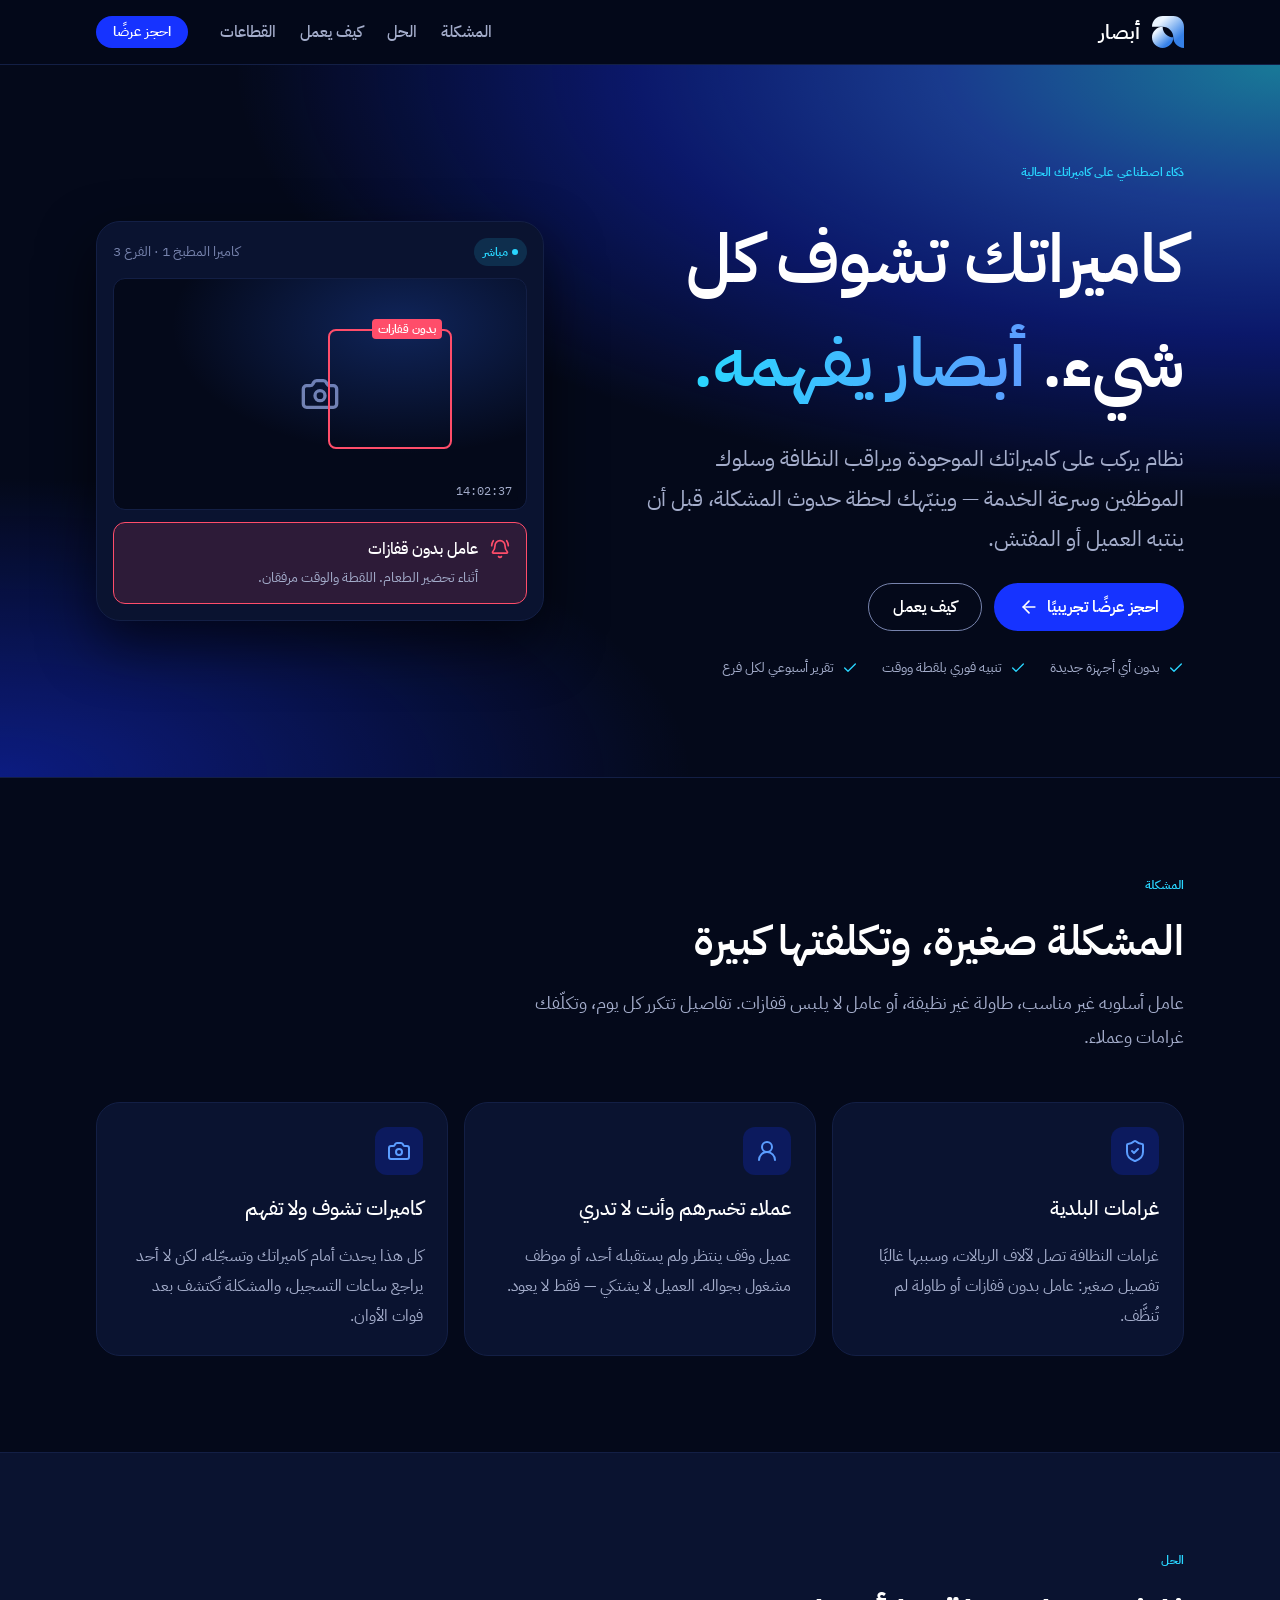
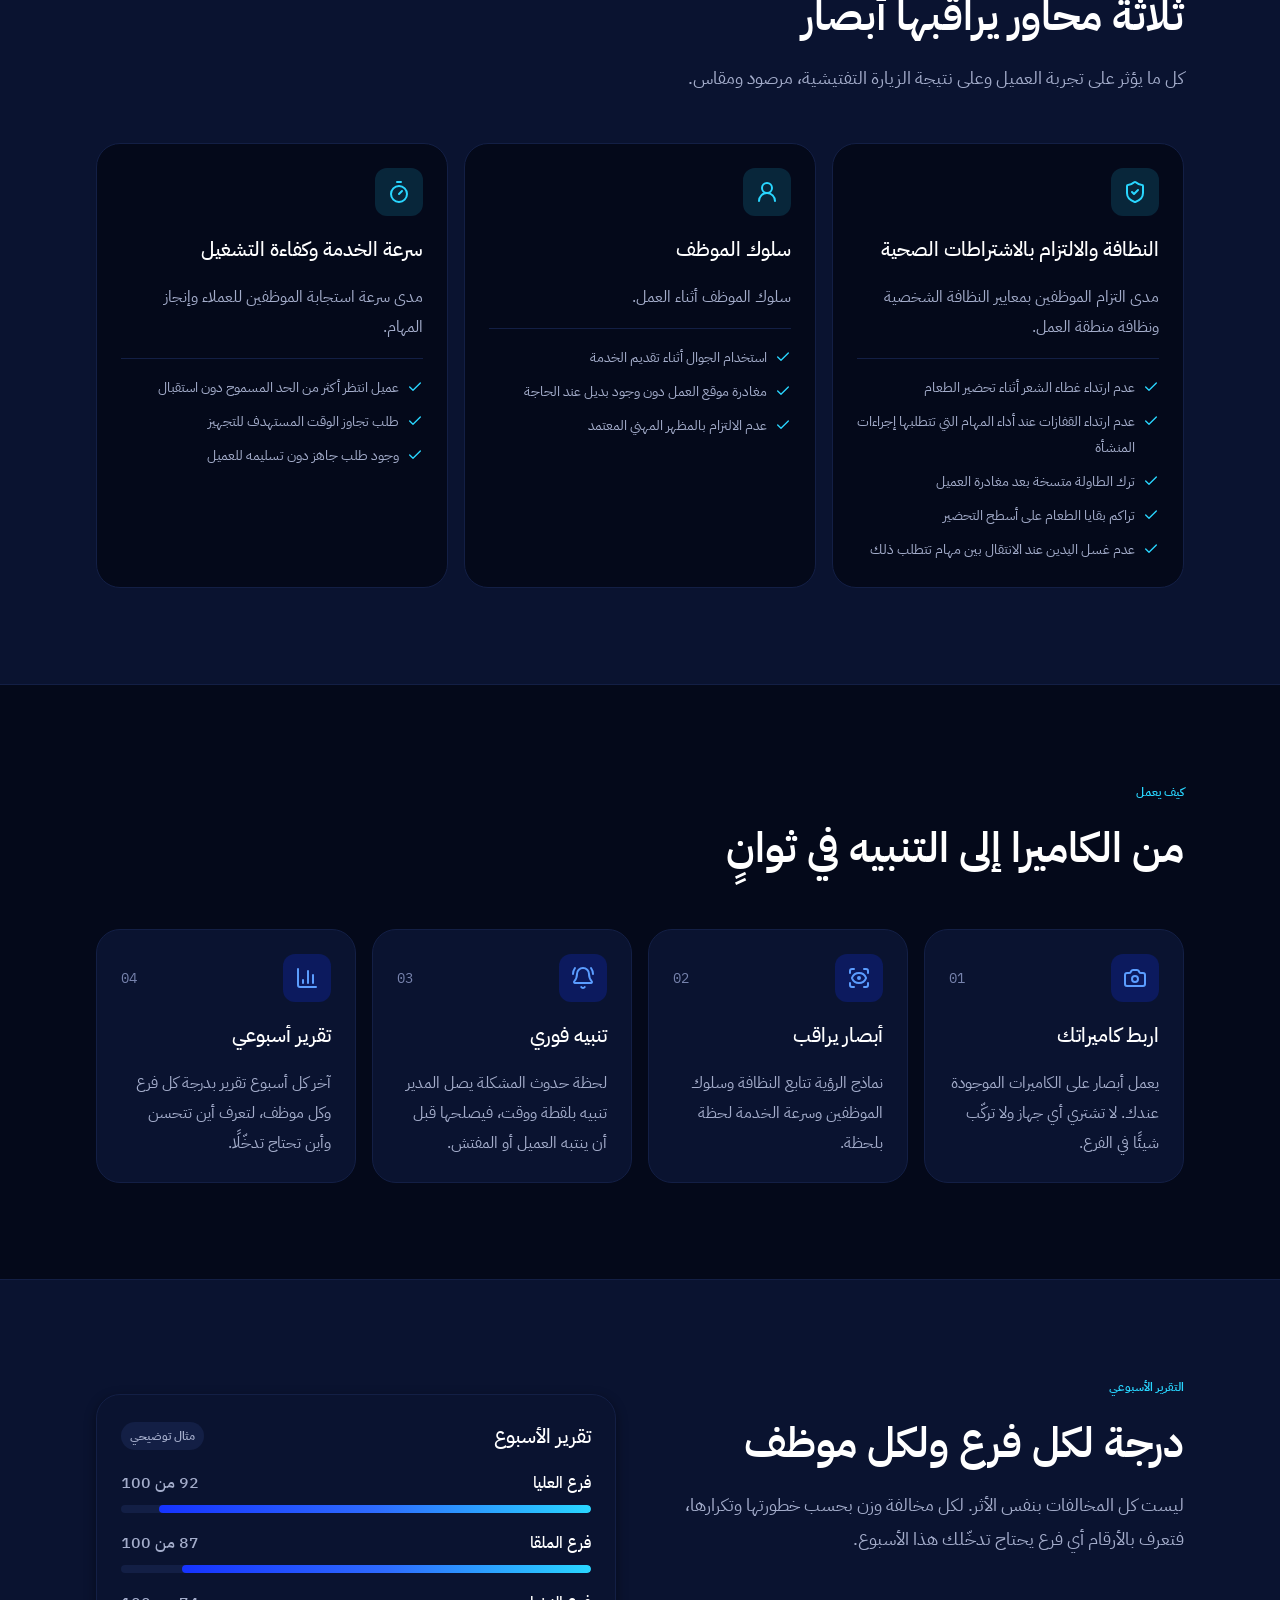
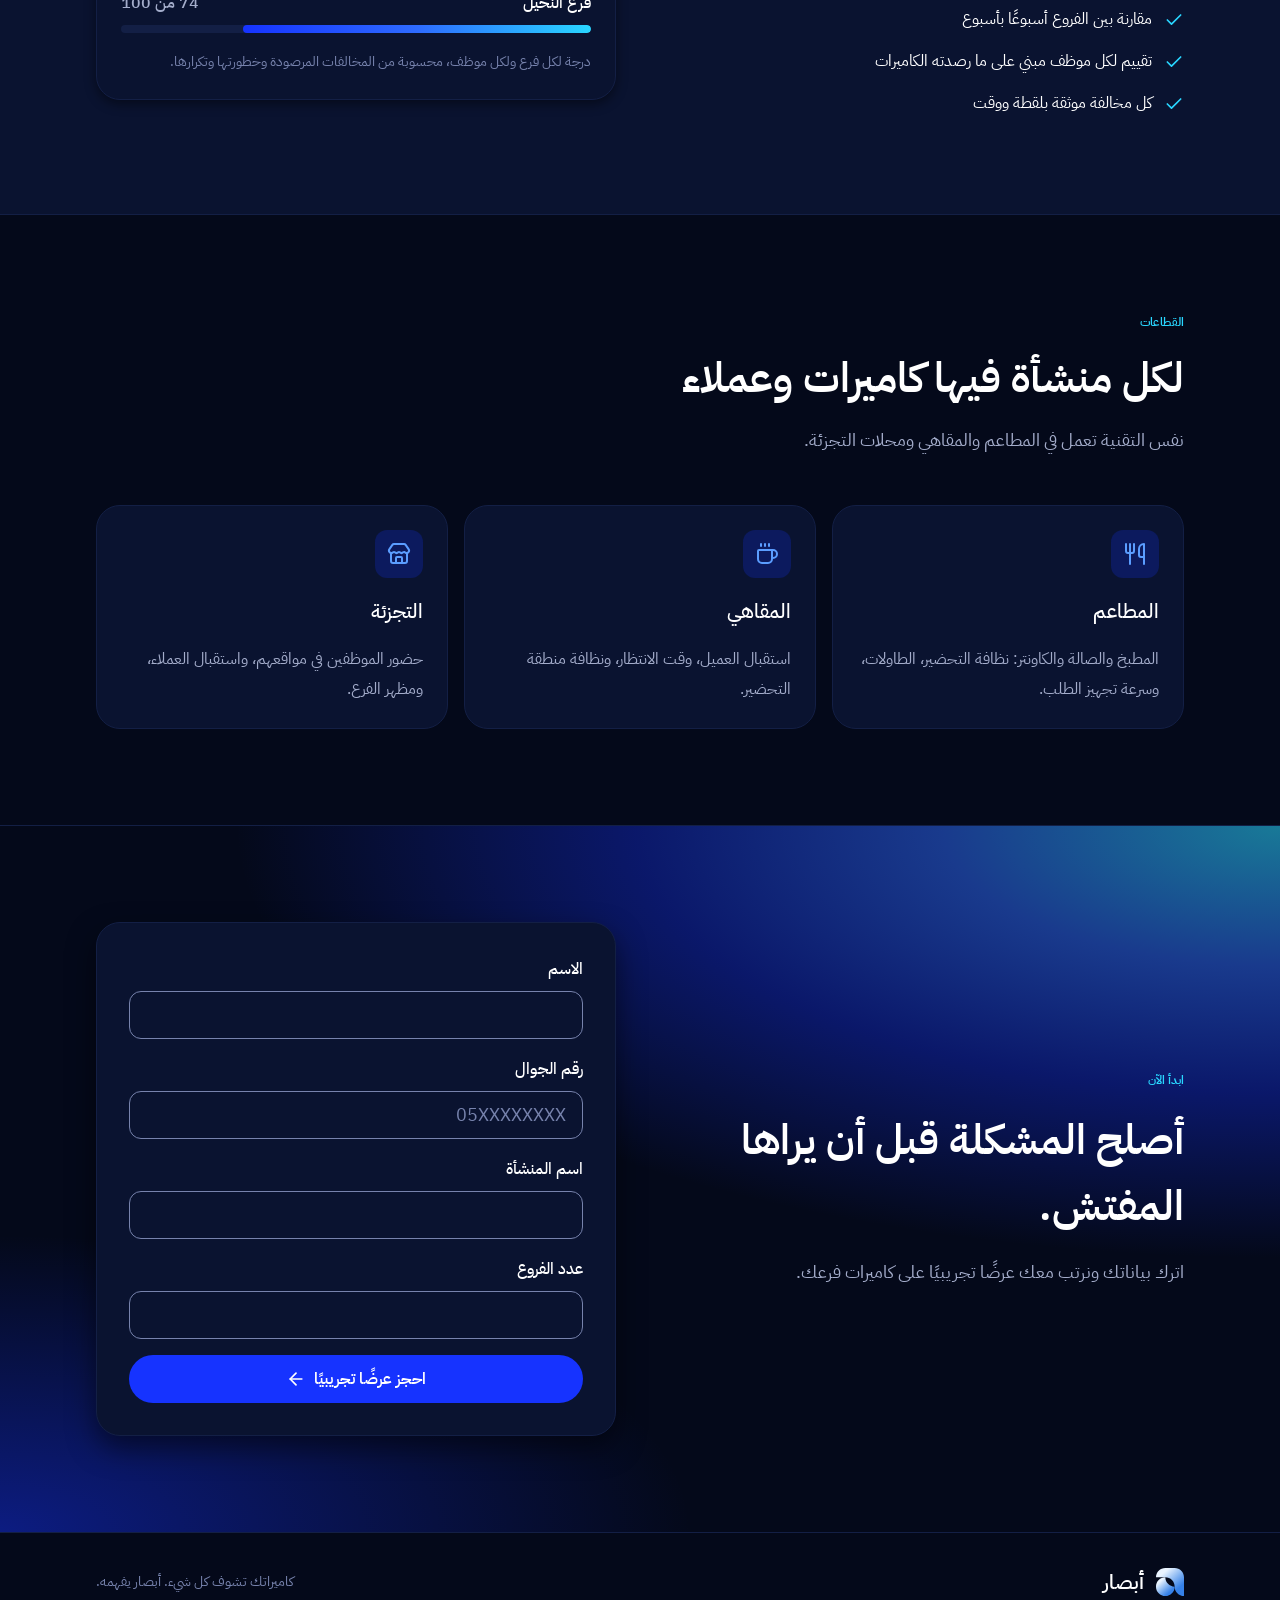
<file: index.html>
<!doctype html>
<html lang="ar" dir="rtl">
  <head>
    <meta charset="UTF-8" />
    <link rel="icon" type="image/svg+xml" href="./favicon.svg" />
    <meta name="viewport" content="width=device-width, initial-scale=1.0" />
    <meta name="description" content="أبصار — نظام رؤية بالذكاء الاصطناعي يعمل على كاميراتك الحالية وينبّهك لحظة حدوث المشكلة." />
    <link rel="preconnect" href="https://fonts.googleapis.com" />
    <link rel="preconnect" href="https://fonts.gstatic.com" crossorigin />
    <link href="https://fonts.googleapis.com/css2?family=Bricolage+Grotesque:opsz,wght@12..96,400;12..96,500;12..96,600&family=IBM+Plex+Mono:wght@400;500&family=IBM+Plex+Sans+Arabic:wght@400;500;600&display=swap" rel="stylesheet" />
    <title>أبصار — كاميراتك تشوف كل شيء. أبصار يفهمه.</title>
    <script type="module" crossorigin src="./assets/main-BR7raK62.js"></script>
    <link rel="modulepreload" crossorigin href="./assets/WorkerApp-YJJNhoAx.js">
    <link rel="stylesheet" crossorigin href="./assets/WorkerApp-DaSUllDw.css">
  </head>
  <body>
    <div id="root"></div>
  </body>
</html>
</file>
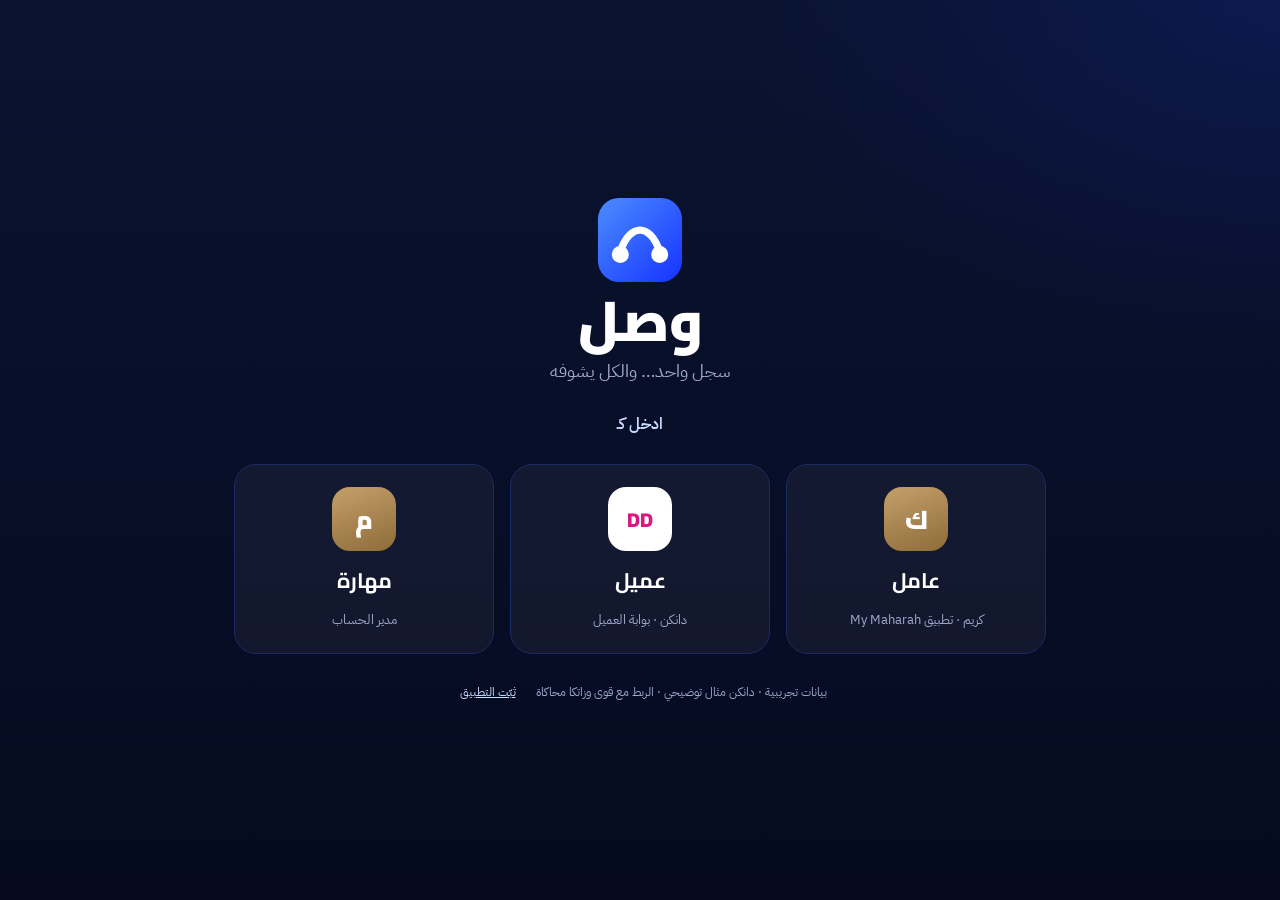
<file: wasl/index.html>
<!doctype html>
<html lang="ar" dir="rtl"><head><meta charset="utf-8">
<meta name="viewport" content="width=device-width,initial-scale=1,viewport-fit=cover">
<meta name="theme-color" content="#0A1330">
<meta name="description" content="وصل: سجل واحد والكل يشوفه. نموذج تفاعلي لمهاراثون ببيانات تجريبية.">
<link rel="manifest" href="manifest.webmanifest">
<link rel="icon" type="image/png" href="icon-192.png">
<link rel="apple-touch-icon" href="icon-180.png">
<meta name="apple-mobile-web-app-capable" content="yes">
<meta name="mobile-web-app-capable" content="yes">
<meta name="apple-mobile-web-app-title" content="وصل">
<meta name="apple-mobile-web-app-status-bar-style" content="black-translucent">
<style>[hidden]{display:none!important}</style>
<title>وصل</title>
<link rel="preconnect" href="https://fonts.gstatic.com" crossorigin><link rel="stylesheet" href="https://fonts.googleapis.com/css2?family=IBM+Plex+Sans+Arabic:wght@400;500;600;700&family=Cairo:wght@700;800;900&display=swap" media="print" onload="this.media=&quot;all&quot;">
<style>
/* Layout: navy Wasl shell (switcher + shared log) framing three product views, each in its own brand: My Maharah gold phone, Dunkin-style client portal, Maharah console. Single deliberate light look inside a dark shell. */
:root{
  color-scheme:light;
  --night:#050A1F;--navy:#0A1330;--line-d:#1D2B63;--blue:#1633FF;--sky:#4C8DFF;--ice:#C9DBFF;--muted-d:#9FAACB;
  --paper:#F6F3EE;--card:#FFFFFF;--ink:#1F1A14;--ink2:#6B6157;--rule:#ECE6DD;
  --gold:#B08A4E;--gold2:#8E6C38;--goldbg:#F3EBDD;
  --dk-or:#FF671F;--dk-pk:#DA1884;--dk-br:#5A2D0C;--dk-bg:#FFF6F0;
  --good:#1E9E5A;--goodbg:#E6F6EC;--bad:#D23B3B;--badbg:#FDEBEB;--warn:#C27A0E;--warnbg:#FFF3DC;
  --display:'Cairo','IBM Plex Sans Arabic',Tahoma,sans-serif;--body:'IBM Plex Sans Arabic',Tahoma,sans-serif;
}
*{box-sizing:border-box}
html,body{margin:0}
html,body{background:var(--night)}
body{font-family:var(--body);color:var(--ink);min-height:100vh;direction:rtl;
  background:radial-gradient(900px 600px at 100% 0%,#13248A55,transparent 60%),linear-gradient(180deg,var(--navy),var(--night)) fixed}
button{font:inherit;cursor:pointer;border:0;background:none;color:inherit}
button:focus-visible,a:focus-visible,input:focus-visible,select:focus-visible,textarea:focus-visible{outline:3px solid var(--sky);outline-offset:2px}
.num{font-variant-numeric:tabular-nums}
.wrap{padding-left:max(16px,env(safe-area-inset-left,0px));padding-right:max(16px,env(safe-area-inset-right,0px))}

/* ---------- shell ---------- */
.top{position:sticky;top:env(safe-area-inset-top,0px);z-index:30;background:#0A1330F2;backdrop-filter:blur(10px);border-bottom:1px solid var(--line-d)}
body::before{content:"";position:fixed;inset:0 0 auto;height:env(safe-area-inset-top,0px);z-index:31;background:var(--navy)}
.top-in{display:flex;align-items:center;gap:14px;padding-block:10px;flex-wrap:wrap;max-width:1400px;margin:0 auto}
.brand{display:flex;align-items:center;gap:10px;color:#fff;text-decoration:none}
.brand svg{width:38px;height:38px}
.brand b{font-family:var(--display);font-weight:900;font-size:24px;line-height:1}
.brand small{display:block;color:var(--muted-d);font-size:12px;margin-top:2px}
.tabs{display:flex;gap:6px;background:#FFFFFF0D;padding:4px;border-radius:14px;overflow-x:auto;max-width:100%}
.tab{position:relative;white-space:nowrap;padding:9px 16px;border-radius:10px;color:var(--ice);font-weight:600;font-size:14px}
.tab[aria-selected="true"]{background:var(--blue);color:#fff}
.tab .dot{position:absolute;top:5px;left:6px;width:9px;height:9px;border-radius:50%;background:#FF5A6E;box-shadow:0 0 0 2px var(--navy)}
.top-end{margin-inline-start:auto;display:flex;gap:8px;align-items:center}
.pill-demo{font-size:12px;color:var(--ice);background:#FFFFFF14;padding:5px 12px;border-radius:999px;white-space:nowrap}
.btn-ghost{color:var(--ice);font-size:13px;padding:7px 12px;border-radius:10px;border:1px solid var(--line-d);white-space:nowrap}
.btn-ghost:hover{background:#FFFFFF10}
.hint{max-width:1400px;margin:14px auto 0;color:var(--ice);font-size:14px;display:flex;gap:10px;align-items:flex-start;line-height:1.6}
.hint b{color:#fff}
.hint i{flex:none;font-style:normal;background:var(--blue);color:#fff;border-radius:8px;padding:1px 8px;font-size:12px;margin-top:2px}
main{margin:0}
.disclaimer{max-width:1400px;margin:0 auto;padding-block:0 24px;color:var(--muted-d);font-size:12px;text-align:center;line-height:1.7}

/* ---------- landing ---------- */
.land{min-height:100vh;min-height:100dvh;display:flex;flex-direction:column;align-items:center;justify-content:center;gap:28px;padding-block:40px;color:#fff;text-align:center}
.land .lg svg{width:84px;height:84px}
.land h1{font-family:var(--display);font-weight:900;font-size:56px;margin:4px 0 0;line-height:1}
.land .tag{color:var(--muted-d);font-size:18px;margin:8px 0 0}
.land h2{font-size:16px;font-weight:600;color:var(--ice);margin:0}
.roles{display:grid;grid-template-columns:repeat(3,minmax(0,260px));gap:16px;width:100%;justify-content:center}
.role{background:#FFFFFF0C;border:1px solid var(--line-d);border-radius:22px;padding:22px 18px;display:grid;justify-items:center;gap:10px;color:#fff;transition:transform .15s,border-color .15s,background .15s}
.role:hover{transform:translateY(-3px);border-color:var(--sky);background:#FFFFFF14}
.role .rl{width:64px;height:64px;border-radius:18px;display:grid;place-items:center;font-family:var(--display);font-weight:900;font-size:26px}
.role b{font-family:var(--display);font-size:21px}
.role span{color:var(--muted-d);font-size:13px;line-height:1.6}
.land .foot{color:var(--muted-d);font-size:12px;display:flex;gap:14px;align-items:center;flex-wrap:wrap;justify-content:center}
.land .foot button{color:var(--ice);text-decoration:underline}
.loading{min-height:100vh;min-height:100dvh;display:grid;place-items:center;color:#fff;font-size:16px}
.loading div{display:grid;justify-items:center;gap:14px}
.spin{width:40px;height:40px;border-radius:50%;border:3px solid #ffffff33;border-top-color:#fff;animation:spin .8s linear infinite}
.tagdemo{font-size:11px;font-weight:600;color:var(--ink2);background:#F0ECE6;padding:3px 10px;border-radius:999px;white-space:nowrap}
.dk .tagdemo{background:#fff}
.out{display:flex;align-items:center;gap:8px;width:100%;padding:10px 12px;border-radius:12px;font-size:14px;text-align:start}
.out svg{width:19px;height:19px;flex:none}
.mh .out:hover{background:#F7F2EA}
.dk .out{color:#fff}.dk .out:hover{background:#ffffff1c}
@media (max-width:760px){.roles{grid-template-columns:1fr;max-width:420px}.land h1{font-size:44px}}

/* ---------- worker / phone ---------- */
.worker-stage{display:flex;justify-content:center;align-items:center;min-height:100vh;min-height:100dvh;padding-block:20px}
.side-note{max-width:380px;color:#fff;padding-top:30px}
.side-note h2{font-family:var(--display);font-weight:900;font-size:34px;line-height:1.25;margin:0 0 10px;text-wrap:balance}
.side-note h2 span{color:#E2C48F}
.side-note p{color:var(--muted-d);line-height:1.8;margin:0 0 16px}
.steps{display:grid;gap:10px;margin:0;padding:0;list-style:none;counter-reset:s}
.steps li{counter-increment:s;display:flex;gap:10px;align-items:flex-start;color:var(--ice);font-size:14px;line-height:1.6}
.steps li::before{content:counter(s);flex:none;width:24px;height:24px;border-radius:50%;background:#FFFFFF14;display:grid;place-items:center;font-size:12px;color:#fff}
.steps li.done{color:#7FE0AE}
.steps li.done::before{content:"✓";background:#1E9E5A}
.phone{width:390px;max-width:100%;height:800px;border-radius:52px;background:#02050F;border:3px solid #2B3B78;padding:12px;box-shadow:0 40px 90px #0008;flex:none}
.screen{position:relative;height:100%;border-radius:40px;overflow:hidden;background:var(--paper);display:flex;flex-direction:column}
.sbar{display:flex;justify-content:space-between;padding:12px 26px 0;font-weight:700;font-size:14px;color:#fff;position:absolute;inset:0 0 auto;z-index:3}
.island{position:absolute;top:10px;left:50%;transform:translateX(-50%);width:110px;height:30px;border-radius:20px;background:#02050F;z-index:4}
.pscroll{flex:1;overflow-y:auto;overscroll-behavior:contain}
.phead{background:radial-gradient(260px 200px at 0% 30%,#ffffff22,transparent 70%),linear-gradient(160deg,#C4A06A,#9C7A44);padding:54px 18px 70px;color:#fff}
.hrow{display:flex;align-items:center;gap:12px}
.av{width:44px;height:44px;border-radius:14px;background:#ffffff33;display:grid;place-items:center;font-family:var(--display);font-weight:800;font-size:20px}
.hrow b{font-family:var(--display);font-size:20px;display:block}
.hrow small{opacity:.9;font-size:12px}
.bell{margin-inline-start:auto;width:40px;height:40px;border-radius:12px;background:#ffffff26;display:grid;place-items:center;position:relative}
.bell .dot{position:absolute;top:8px;left:9px;width:9px;height:9px;border-radius:50%;background:#FF5A6E}
.pbody{padding:0 14px 20px;margin-top:-56px;display:grid;gap:12px}
.pc{background:var(--card);border-radius:20px;padding:16px;box-shadow:0 6px 22px #5a46280f}
.pc h3{margin:0;font-family:var(--display);font-size:17px}
.row{display:flex;align-items:center;gap:8px}
.between{justify-content:space-between}
.mut{color:var(--ink2);font-size:12px}
.bigbtn{width:100%;margin-top:14px;padding:15px;border-radius:16px;background:linear-gradient(180deg,#B8925A,#9C7A44);color:#fff;font-family:var(--display);font-weight:800;font-size:19px;box-shadow:0 8px 20px #9c7a4455}
.bigbtn:hover{filter:brightness(1.05)}
.shiftrow{display:flex;gap:8px;align-items:stretch;margin-top:14px}.shiftrow .onshift{flex:1;margin:0}.shiftrow .goldbtn{white-space:nowrap}
.onshift{margin-top:14px;padding:12px;border-radius:14px;background:var(--goodbg);color:var(--good);font-weight:700;text-align:center}
.sal{display:flex;align-items:center;gap:12px;margin:12px 0}
.sal .rl{width:52px;height:52px;border-radius:14px;background:var(--goodbg);color:var(--good);display:grid;place-items:center;font-weight:800;font-size:14px}
.sal b{font-family:var(--display);font-weight:900;font-size:36px;color:var(--good);line-height:1}
.sal b.bump{animation:bump .9s ease}
@keyframes bump{0%{transform:scale(1)}30%{transform:scale(1.15);color:#14b86a}100%{transform:scale(1)}}
.li{display:flex;align-items:center;gap:8px;background:#F7F3EC;border-radius:12px;padding:10px 12px;font-size:13px;margin-top:8px}
.li .amt{margin-inline-start:auto;font-weight:700}
.plus{color:var(--good)}.minus{color:var(--bad)}
.chip{display:inline-flex;align-items:center;gap:4px;font-size:11px;font-weight:700;padding:3px 9px;border-radius:999px;white-space:nowrap}
.chip.gold{background:var(--goldbg);color:var(--gold2);border:1px solid #d9c39f}
.chip.good{background:var(--goodbg);color:var(--good)}
.chip.bad{background:var(--badbg);color:var(--bad)}
.chip.warn{background:var(--warnbg);color:var(--warn)}
.chip.blue{background:#E8EEFF;color:#1633FF}
.chip.grey{background:#F0ECE6;color:var(--ink2)}
button.chip.gold:hover{background:#ead9bb}
.docs{display:grid;grid-template-columns:1fr 1fr;gap:10px}
.ring{width:74px;height:74px;border-radius:50%;margin:0 auto 8px;display:grid;place-items:center;text-align:center;font-size:12px;font-weight:700;color:var(--gold2);background:conic-gradient(var(--gold) var(--p),#EFE7DA 0);position:relative}
.ring::after{content:"";position:absolute;inset:7px;border-radius:50%;background:#fff}
.ring span{position:relative;z-index:1;line-height:1.3}
.note{border:1px solid #d9c39f;background:#FFFBF3}
.bnav{display:flex;justify-content:space-around;align-items:center;background:#fff;border-top:1px solid var(--rule);padding:8px 6px 18px}
.bnav button{display:grid;justify-items:center;gap:3px;font-size:11px;color:#9a9087;min-width:56px}
.bnav button[aria-current="true"]{color:var(--gold2);font-weight:700}
.bnav svg{width:22px;height:22px}
.bnav .plusb{width:44px;height:44px;border-radius:14px;background:var(--gold);color:#fff;display:grid;place-items:center;font-size:24px}
.overlay{position:absolute;inset:0;z-index:10;background:#1f1a1466;display:flex;align-items:flex-end}
.overlay.full{background:var(--paper);align-items:center;justify-content:center}
.sheet{background:#fff;width:100%;border-radius:26px 26px 0 0;padding:20px 18px 26px;display:grid;gap:10px;animation:up .25s ease}
@keyframes up{from{transform:translateY(40px);opacity:.4}}
.sheet h3{margin:0;font-family:var(--display)}
.opt{display:flex;gap:10px;align-items:center;padding:12px;border-radius:12px;border:1px solid var(--rule);font-size:14px;text-align:start}
.opt[aria-pressed="true"]{border-color:var(--gold);background:var(--goldbg)}
.goldbtn{padding:13px;border-radius:14px;background:var(--gold);color:#fff;font-weight:700}
.goldbtn[disabled]{opacity:.45;cursor:not-allowed}
.verify{text-align:center;padding:30px;display:grid;justify-items:center;gap:12px}
.vicon{width:130px;height:130px;border-radius:50%;border:3px solid var(--gold);display:grid;place-items:center;position:relative;color:var(--gold)}
.vicon.scan::after{content:"";position:absolute;inset:-10px;border-radius:50%;border:3px solid transparent;border-top-color:var(--gold);animation:spin 1s linear infinite}
.vicon.ok{border-color:var(--good);color:var(--good);background:var(--goodbg)}
@keyframes spin{to{transform:rotate(360deg)}}
.verify h3{font-family:var(--display);font-size:22px;margin:4px 0 0}
.vlist{display:grid;gap:8px;width:100%;max-width:280px;margin-top:8px}
.vlist div{display:flex;gap:8px;align-items:center;justify-content:space-between;background:#fff;border-radius:12px;padding:10px 12px;font-size:13px}
.geo{width:220px;height:130px;border-radius:16px;background:#EFE8DC;position:relative;overflow:hidden}
.geo .zone{position:absolute;left:50%;top:50%;width:110px;height:110px;margin:-55px 0 0 -55px;border-radius:50%;background:#1E9E5A22;border:2px dashed #1E9E5A}
.geo .me{position:absolute;left:56%;top:44%;width:16px;height:16px;border-radius:50%;background:#1633FF;border:3px solid #fff;box-shadow:0 0 0 6px #1633FF33}
.geo .br{position:absolute;left:50%;top:50%;transform:translate(-50%,-50%);font-size:11px;background:#fff;padding:2px 6px;border-radius:6px;margin-top:22px;white-space:nowrap}
.notif{display:flex;gap:10px;align-items:flex-start}
.notif .ic{width:36px;height:36px;border-radius:10px;background:var(--goldbg);color:var(--gold2);display:grid;place-items:center;flex:none;font-weight:800}
.notif p{margin:2px 0 0;font-size:13px;line-height:1.6;color:var(--ink2)}
.qiwa{display:inline-block;margin-top:8px;padding:8px 14px;border-radius:10px;background:#0F6E52;color:#fff;font-size:13px;font-weight:700;text-decoration:none}
.empty{padding:26px 10px;text-align:center;color:var(--ink2);font-size:13px}

/* ---------- dashboards ---------- */
.dash{display:grid;grid-template-columns:240px minmax(0,1fr);background:var(--card);min-height:100vh;min-height:100dvh}
.sb{display:flex;flex-direction:column;gap:4px;padding:18px 14px;border-inline-start:1px solid var(--rule)}
.dk .sb{background:linear-gradient(180deg,#FF7A35,var(--dk-or));color:#fff;border:0}
.sbb{display:flex;align-items:center;gap:10px;padding:4px 6px 18px}
.sbb .lg{width:44px;height:44px;border-radius:12px;display:grid;place-items:center;font-family:var(--display);font-weight:900;font-size:16px}
.mh .sbb .lg{background:linear-gradient(160deg,#C4A06A,#8E6C38);color:#fff;font-size:22px}
.dk .sbb .lg{background:#fff;color:var(--dk-pk);font-size:15px;letter-spacing:-.5px}
.sbb b{font-family:var(--display);font-size:20px;display:block;line-height:1.1}
.sbb small{font-size:11px;opacity:.8}
.nav{display:flex;align-items:center;gap:10px;padding:11px 12px;border-radius:12px;font-size:15px;text-align:start;width:100%}
.nav svg{width:19px;height:19px;flex:none}
.nav .cnt{margin-inline-start:auto;background:var(--bad);color:#fff;border-radius:999px;font-size:11px;font-weight:700;padding:1px 8px}
.mh .nav{color:#4a4037}
.mh .nav:hover{background:#F7F2EA}
.mh .nav[aria-current="true"]{background:var(--goldbg);color:var(--gold2);font-weight:700}
.dk .nav{color:#fff}
.dk .nav:hover{background:#ffffff1c}
.dk .nav[aria-current="true"]{background:#fff;color:var(--dk-or);font-weight:700}
.sbfoot{margin-top:auto;padding:12px;border-radius:14px;font-size:12px;line-height:1.5}
.mh .sbfoot{background:#F7F2EA}
.dk .sbfoot{background:#ffffff22}
.content{padding:22px 24px 30px;background:#FBFAF7;min-width:0;display:flex;flex-direction:column;gap:16px}
.dk .content{background:var(--dk-bg)}
.chead{display:flex;align-items:center;gap:12px;flex-wrap:wrap}
.chead h2{margin:0;font-family:var(--display);font-size:26px}
.live{display:inline-flex;align-items:center;gap:6px;font-size:12px;font-weight:700;color:var(--good);background:var(--goodbg);padding:4px 10px;border-radius:999px}
.live::before{content:"";width:7px;height:7px;border-radius:50%;background:var(--good)}
.chead .end{margin-inline-start:auto;display:flex;gap:8px;flex-wrap:wrap}
.btn{padding:10px 16px;border-radius:12px;font-weight:700;font-size:14px;white-space:nowrap}
.btn.or{background:var(--dk-or);color:#fff}
.btn.pk{background:var(--dk-pk);color:#fff}
.btn.gd{background:var(--gold);color:#fff}
.btn.ol{border:1px solid var(--rule);background:#fff}
.btn.sm{padding:6px 12px;font-size:12px;border-radius:10px}
.btn.gn{background:var(--good);color:#fff}
.btn[disabled]{opacity:.5;cursor:not-allowed}
.kpis{display:grid;grid-template-columns:repeat(4,minmax(0,1fr));gap:12px}
.kpi{background:#fff;border:1px solid var(--rule);border-radius:16px;padding:14px 16px}
.kpi span{font-size:13px;color:var(--ink2)}
.kpi b{display:block;font-family:var(--display);font-weight:900;font-size:32px;line-height:1.2;margin-top:4px}
.kpi small{font-size:12px;font-weight:700}
.grid2{display:grid;grid-template-columns:minmax(0,1.4fr) minmax(0,1fr);gap:14px}
.panel{background:#fff;border:1px solid var(--rule);border-radius:18px;padding:16px;min-width:0}
.panel h3{margin:0 0 10px;font-family:var(--display);font-size:17px;display:flex;align-items:center;gap:8px}
.panel h3 .mut{margin-inline-start:auto;font-family:var(--body);font-weight:500}
.tw{overflow-x:auto}
table{width:100%;border-collapse:collapse;font-size:14px}
th{font-size:12px;color:var(--ink2);font-weight:600;text-align:start;padding:8px 10px;border-bottom:1px solid var(--rule);white-space:nowrap}
td{padding:11px 10px;border-bottom:1px solid #F2EEE8;white-space:nowrap}
tr.flag td{background:#FFF1EA}
tr.flag td:first-child{box-shadow:inset -4px 0 0 var(--dk-or)}
tr.hl td{animation:hl 2.4s ease}
@keyframes hl{0%,40%{background:#FFF4CF}100%{background:transparent}}
.item{display:flex;gap:10px;align-items:flex-start;padding:12px;border-radius:14px;background:#F8F5F0;margin-bottom:8px}
.item.new{animation:hl 2.4s ease}
.item b{font-size:14px}
.item .mut{display:block;margin-top:2px}
.item .acts{margin-inline-start:auto;display:flex;gap:6px;flex-wrap:wrap;justify-content:flex-end}
.alert{display:flex;gap:12px;align-items:center;padding:12px 14px;border-radius:14px;background:var(--badbg);border:1px solid #f3c4c4;flex-wrap:wrap}
.alert.ok{background:var(--goodbg);border-color:#bfe6cd}
.alert b{font-size:14px}
.mapbox{position:relative;border-radius:16px;overflow:hidden;background:#F1ECE4;aspect-ratio:16/10;max-width:100%;border:1px solid var(--rule)}
.mapbox svg{position:absolute;inset:0;width:100%;height:100%;display:block}
.msum{display:flex;gap:8px;align-items:center;flex-wrap:wrap;margin-bottom:10px}
.mk{position:absolute;transform:translate(-50%,-50%);display:flex;align-items:center;gap:6px;background:#fff;border-radius:999px;padding:3px 10px 3px 3px;box-shadow:0 4px 12px #5a462833;font-size:12px;font-weight:600;color:var(--ink);white-space:nowrap;direction:rtl;border:2px solid transparent;transition:transform .12s}
.mk:hover{transform:translate(-50%,-50%) scale(1.07);z-index:3}
.mk.on{border-color:var(--ink);z-index:4}
.mkc{display:grid;place-items:center;min-width:34px;height:24px;padding:0 6px;border-radius:999px;color:#fff;font-size:11px;font-weight:700;background:var(--good);direction:ltr}
.mk.bad .mkc{background:var(--bad)}.mk.rep .mkc{background:#1633FF}
.mk.bad{z-index:2}
.mk.bad::after{content:"";position:absolute;inset:-5px;border-radius:999px;border:2px solid var(--bad);animation:ping 1.6s ease-out infinite;pointer-events:none}
@keyframes ping{0%{opacity:.8;transform:scale(.92)}100%{opacity:0;transform:scale(1.25)}}
.mcard{margin-top:10px;background:#fff;border:1px solid var(--rule);border-radius:16px;padding:14px}
.mbig{font-family:var(--display);font-weight:900;font-size:30px;line-height:1}
.mbig small{font-size:15px;color:var(--ink2)}
.mbar{height:8px;border-radius:999px;background:#EFE7DA;overflow:hidden}.mbar i{display:block;height:100%}
@media (max-width:700px){.mk{padding:3px}.mkn{display:none}.mk.on .mkn,.mk.bad .mkn{display:inline;padding-inline-end:6px}.mapbox{aspect-ratio:4/3.6}}
.legend{display:flex;gap:14px;font-size:12px;color:var(--ink2);margin-top:8px;flex-wrap:wrap}
.legend i{display:inline-block;width:9px;height:9px;border-radius:50%;margin-inline-end:4px}
.chat{display:flex;flex-direction:column;gap:8px;max-height:330px;overflow-y:auto;padding:4px}
.msg{max-width:85%;padding:10px 12px;border-radius:14px;font-size:14px;line-height:1.6}
.msg.me{align-self:flex-start;background:var(--dk-or);color:#fff;border-end-start-radius:4px}
.msg.bot{align-self:flex-end;background:#fff;border:1px solid var(--rule);border-end-end-radius:4px}
.qs{display:flex;gap:6px;flex-wrap:wrap}
.qs button{font-size:12px;padding:6px 10px;border-radius:999px;border:1px solid #f5c7ae;background:#fff;color:var(--dk-br)}
.inrow{display:flex;gap:8px}
input[type=text],select,textarea{font:inherit;font-size:14px;padding:10px 12px;border-radius:12px;border:1px solid var(--rule);background:#fff;color:var(--ink);width:100%;min-width:0}
label.f{display:grid;gap:6px;font-size:13px;color:var(--ink2)}
.modal{position:fixed;inset:0;z-index:50;background:#050A1Fa6;display:grid;place-items:center;padding:16px}
.mbox{background:#fff;border-radius:20px;padding:22px;width:min(440px,calc(100vw - 32px));display:grid;gap:14px;animation:up .2s ease}
.mbox h3{margin:0;font-family:var(--display);font-size:20px}
.seg{display:grid;grid-template-columns:repeat(3,1fr);gap:6px}
.seg button{padding:10px;border-radius:12px;border:1px solid var(--rule);font-size:14px}
.seg button[aria-pressed="true"]{border-color:var(--dk-pk);background:#FDEAF4;color:var(--dk-pk);font-weight:700}
.diff{font-weight:700;color:var(--dk-or)}
.count{display:flex;gap:10px;align-items:flex-end}
.count b{font-family:var(--display);font-size:46px;font-weight:900;line-height:1;color:var(--gold2)}
.bar{height:10px;border-radius:999px;background:#EFE7DA;overflow:hidden}
.bar i{display:block;height:100%;background:linear-gradient(90deg,var(--gold),#d7b67b)}
.inv{border:1px dashed #d9c39f;border-radius:14px;padding:14px;background:#FFFCF6;font-size:13px;display:grid;gap:6px}
.inv .row{justify-content:space-between}
.inv .tot{font-weight:800;font-size:16px;border-top:1px solid #eadcc4;padding-top:8px}
.api{display:grid;grid-template-columns:1fr auto 1fr;gap:16px;align-items:center;padding:20px 6px}
.node{border:1px solid var(--rule);border-radius:18px;padding:18px;text-align:center;background:#fff}
.node .lg{width:54px;height:54px;border-radius:14px;margin:0 auto 8px;display:grid;place-items:center;font-family:var(--display);font-weight:900;font-size:24px;color:#fff}
.wire{display:grid;gap:6px;justify-items:center;font-size:12px;color:var(--ink2);min-width:110px}
.wire i{display:block;width:100%;height:2px;background:repeating-linear-gradient(90deg,var(--gold) 0 8px,transparent 8px 14px);animation:flow 1s linear infinite}
@keyframes flow{to{background-position:-14px 0}}
code{font-family:ui-monospace,Menlo,Consolas,monospace;font-size:12px;background:#F4EFE7;padding:2px 6px;border-radius:6px;direction:ltr;display:inline-block}

.mbox.wide{width:min(560px,calc(100vw - 32px));max-height:calc(100dvh - 32px);overflow-y:auto}
.fgrid{display:grid;grid-template-columns:1fr 1fr;gap:12px}
@media (max-width:520px){.fgrid{grid-template-columns:1fr}}
.rchips{display:flex;flex-wrap:wrap;gap:6px;margin-top:8px}
.rchips i{font-style:normal;font-size:12px;background:#fff;border:1px solid var(--rule);border-radius:8px;padding:3px 8px;color:var(--ink2)}
.rchips b{color:var(--ink);font-size:12px}
.item>div:nth-child(2){min-width:0;flex:1}
.rq{display:grid;gap:12px}
.rq.new{animation:hl 2.4s ease}
.rqh{display:flex;align-items:center;gap:10px;flex-wrap:wrap}
.rqh b{font-family:var(--display);font-size:17px}
.rq .rchips{margin:0}
.rqnote{margin:0;font-size:14px;line-height:1.7}
.steps2{overflow:hidden;list-style:none;margin:0;padding:4px 0 0;display:grid;grid-template-columns:repeat(4,minmax(0,1fr));gap:6px}
.steps2 li{display:grid;justify-items:center;gap:4px;text-align:center;font-size:12.5px;color:var(--ink2);position:relative;padding-top:2px}
.steps2 li::before{content:"";position:absolute;top:15px;left:50%;width:100%;height:3px;background:#EFE7DA;z-index:0}
.steps2 li:first-child::before{display:none}
.steps2 li.done::before,.steps2 li.now::before{background:var(--good)}
.steps2 i{position:relative;z-index:1;font-style:normal;width:28px;height:28px;border-radius:50%;display:grid;place-items:center;background:#EFE7DA;color:var(--ink2);font-weight:700;font-size:13px}
.steps2 li.done i{background:var(--good);color:#fff}
.steps2 li.now i{background:#fff;color:var(--dk-or);box-shadow:0 0 0 3px var(--dk-or)}
.steps2 li.done span,.steps2 li.now span{color:var(--ink);font-weight:600}
.steps2 small{font-size:11px;min-height:14px}
.rqnow{background:#FFF6EC;border-radius:12px;padding:10px 12px;font-size:14px;line-height:1.7}
.thread{border-top:1px solid var(--rule);padding-top:10px;display:grid;gap:8px;margin-top:8px}
.rq .thread{margin-top:0}
.thh{font-size:12px;font-weight:700;color:var(--ink2)}
.tm{justify-self:start;max-width:88%;background:#F4EFE8;border-radius:14px;border-start-start-radius:4px;padding:8px 12px;display:grid;gap:2px;font-size:14px;line-height:1.6}
.tm b{font-size:11px;color:var(--ink2)}
.tm small{font-size:10.5px;color:var(--ink2)}
.tm.mine{justify-self:end;background:#FFE3D3;border-start-start-radius:14px;border-start-end-radius:4px}
.mh .tm.mine{background:var(--goldbg)}
.rmsg input{padding:8px 12px}
.aiback{position:fixed;inset:0;z-index:44;background:#1f1a1433}
.aiside{position:fixed;top:0;bottom:0;left:0;z-index:45;width:400px;max-width:100%;background:#fff;box-shadow:20px 0 60px #0003;display:flex;flex-direction:column;gap:12px;padding:calc(16px + env(safe-area-inset-top,0px)) 16px calc(16px + env(safe-area-inset-bottom,0px)) max(16px,env(safe-area-inset-left,0px));animation:slidein .22s ease}
@keyframes slidein{from{transform:translateX(-40px);opacity:.6}}
.aish{display:flex;align-items:center;gap:10px;padding-bottom:12px;border-bottom:1px solid var(--rule)}
.aish b{font-family:var(--display);font-size:17px;display:block}
.aish small{font-size:12px;color:var(--ink2)}
.aish .back{background:#F4EFE8}
.aiside .chat{flex:1;max-height:none;gap:12px}
.aiside .msg.bot{background:#F7F3EC;border:0}
.aiside .msg.me{background:#FFE3D3;color:var(--ink)}
.rqt tbody tr{cursor:pointer}
.rqt tbody tr:hover td{background:#FFF6EC}
.rqt tbody tr.sel td{background:#FFEBDD}
.rqt tbody tr:focus-visible{outline:3px solid var(--sky);outline-offset:-3px}
.ell{max-width:240px;overflow:hidden;text-overflow:ellipsis}
.rside{width:480px;animation-name:slidein}
.rsbody{flex:1;overflow-y:auto;display:grid;gap:14px;align-content:start;padding-inline-end:2px}
.props{margin:0;display:grid;gap:0;border:1px solid var(--rule);border-radius:12px;overflow:hidden}
.props div{display:grid;grid-template-columns:42% 1fr;gap:10px;padding:10px 12px;border-bottom:1px solid #F2EEE8;font-size:14px}
.props div:last-child{border-bottom:0}
.props dt{color:var(--ink2)}.props dd{margin:0;font-weight:600}
.rside .steps2{font-size:11.5px}
/* ---------- maharah dashboard + api console ---------- */
.kpi .of{font-size:15px;color:var(--ink2);font-weight:700}
.kb{height:6px;border-radius:999px;background:#EFE7DA;overflow:hidden;margin:8px 0 6px}.kb i{display:block;height:100%;background:var(--good);border-radius:999px}
.sech{font-family:var(--display);font-weight:800;font-size:17px;display:flex;align-items:center;gap:8px;margin-bottom:-6px}
.cnt2{font-family:var(--body);font-size:12px;background:var(--goldbg);color:var(--gold2);border-radius:999px;padding:1px 9px}
.attn{display:grid;grid-template-columns:repeat(auto-fit,minmax(290px,1fr));gap:12px}
.ac{display:flex;gap:12px;align-items:center;background:#fff;border:1px solid var(--rule);border-radius:16px;padding:14px;min-width:0}
.ac>i{flex:none;font-style:normal;width:38px;height:38px;border-radius:12px;display:grid;place-items:center;font-weight:800;font-size:17px;background:var(--badbg);color:var(--bad)}
.ac.w>i{background:var(--warnbg);color:var(--warn)}.ac.g>i{background:var(--goodbg);color:var(--good)}.ac.b>i{background:#E8EEFF;color:#1633FF}
.ac>div{flex:1;min-width:0}.ac b{display:block;font-size:14.5px}.ac .mut{display:block;font-size:12.5px;margin-top:2px;overflow:hidden;text-overflow:ellipsis;white-space:nowrap}
.ac .btn,.ac .chip{flex:none}.acb{display:flex;gap:6px;flex:none}
.inbox td{vertical-align:middle}.inbox .sub{display:block;font-size:12.5px;color:var(--ink2);margin-top:2px;max-width:340px}
.tacts{text-align:end}.tacts .btn{margin-inline-start:6px}
.mh .rqt tbody tr:hover td{background:#FBF6EC}.mh .rqt tbody tr.sel td{background:var(--goldbg)}
.inbox tbody tr:not([data-act]){cursor:default}
.pb{display:flex;align-items:center;gap:10px;min-width:170px}.pb .mbar{flex:1}.pb .mbar i{border-radius:999px}
.sysg{display:grid;grid-template-columns:repeat(auto-fit,minmax(200px,1fr));gap:10px}
.sys{display:flex;align-items:center;justify-content:space-between;gap:8px;border:1px solid var(--rule);border-radius:14px;padding:12px}
.sys b{display:block;font-size:14px}.sys .mut{font-size:12px}
.keyrow{display:flex;align-items:center;gap:10px;flex-wrap:wrap;margin-top:12px;padding-top:12px;border-top:1px solid var(--rule)}
.apic{display:grid;grid-template-columns:minmax(0,340px) minmax(0,1fr);gap:14px;align-items:start}
.eps{display:grid;gap:6px}
.ep{display:grid;grid-template-columns:auto minmax(0,1fr);gap:4px 8px;align-items:center;text-align:start;padding:10px 12px;border:1px solid var(--rule);border-radius:12px;background:#fff}
.ep code{background:none;padding:0;overflow:hidden;text-overflow:ellipsis;white-space:nowrap;display:block;text-align:left;font-size:12.5px}
.ep small{grid-column:1/-1;font-size:12px;color:var(--ink2)}
.ep[aria-pressed="true"]{border-color:var(--gold);background:#FFFCF6;box-shadow:0 0 0 2px var(--goldbg)}
.mt{font-family:ui-monospace,Menlo,Consolas,monospace;font-size:10.5px;font-weight:700;padding:2px 6px;border-radius:6px;direction:ltr;display:inline-block}
.mt.GET{background:var(--goodbg);color:var(--good)}.mt.POST{background:#E8EEFF;color:#1633FF}
.con{background:#0F1424;border-radius:16px;padding:12px;display:grid;gap:8px;min-width:0;direction:ltr}
.conh{display:flex;align-items:center;justify-content:space-between;gap:8px;color:#9FAACB;font:600 11.5px ui-monospace,Menlo,Consolas,monospace;text-transform:uppercase;letter-spacing:.06em}
.conh .st{color:#6EE7A0;text-transform:none;letter-spacing:0}
.cd{margin:0;background:#161C33;border-radius:10px;padding:12px;color:#DCE4FF;font:12.5px/1.65 ui-monospace,Menlo,Consolas,monospace;overflow-x:auto;white-space:pre;direction:ltr;text-align:left}
.cd.res{min-height:150px;max-height:300px;overflow-y:auto}
.jk{color:#8FB4FF}.js{color:#F2C078}.jn{color:#6EE7A0}.jc{color:#6F7BA6}
.lgt code{background:none;padding:0}
.wh{display:flex;align-items:center;gap:10px;padding:9px 0;border-bottom:1px solid #F2EEE8;flex-wrap:wrap}.wh .mut{flex:1;min-width:120px;font-size:12.5px}
@media (max-width:860px){.apic{grid-template-columns:1fr}}
/* ---------- centered chat ---------- */
.cl{flex:1;display:flex;flex-direction:column;min-height:0;height:calc(100dvh - 120px);max-height:calc(100dvh - 120px)}
.cl.empty{justify-content:center}
.clin{width:100%;max-width:720px;margin:0 auto;display:grid;gap:12px}
.cl .chat{flex:1;max-height:none;width:100%;max-width:720px;margin:0 auto;padding:8px 4px 20px;gap:16px}
.cl .msg{font-size:15px;line-height:1.8;max-width:100%}
.cl .msg.bot{align-self:stretch;background:none;border:0;padding:0 4px;border-radius:0}
.cl .msg.me{align-self:flex-start;background:#F1E9DF;color:var(--ink);border-radius:16px;padding:10px 14px;max-width:85%}
.dk .cl .msg.me{background:#FFE3D3}
.spark{width:52px;height:52px;border-radius:16px;margin:0 auto;display:grid;place-items:center;color:#fff;background:linear-gradient(160deg,#4C8DFF,#1633FF)}
.spark svg{width:26px;height:26px}
.greet{font-family:var(--display);font-size:28px;text-align:center;margin:0 0 6px;text-wrap:balance}
.composer{display:flex;align-items:center;gap:8px;background:#fff;border:1px solid #E3DBCF;border-radius:22px;padding:8px 8px 8px 8px;box-shadow:0 8px 28px #5a46281a}
.composer:focus-within{border-color:var(--gold)}
.dk .composer:focus-within{border-color:var(--dk-or)}
.composer input{border:0;background:none;padding:10px 12px;font-size:15px}
.composer input:focus-visible{outline:none}
.composer button{flex:none;width:40px;height:40px;border-radius:12px;background:var(--gold);color:#fff;font-size:20px;font-weight:700}
.dk .composer button{background:var(--dk-or)}
.cl .qs{justify-content:center}
.cl .qs button{font-size:13px;padding:8px 12px}
/* ---------- reconciliation ---------- */
.banner{display:flex;align-items:center;gap:16px;padding:18px 20px;border-radius:18px;background:#FFE9DC;border:2px solid var(--dk-or);flex-wrap:wrap}
.banner.ok{background:var(--goodbg);border-color:var(--good)}
.bic{flex:none;width:48px;height:48px;border-radius:50%;background:var(--dk-or);color:#fff;display:grid;place-items:center;font-size:26px;font-weight:900}
.banner.ok .bic{background:var(--good)}
.btx{flex:1;min-width:200px;display:grid;gap:4px}
.btx b{font-family:var(--display);font-size:20px}
.btx span{font-size:14px;line-height:1.7;color:#4a3a2c}
.btn.big{padding:15px 28px;font-size:17px;border-radius:14px;box-shadow:0 8px 20px #ff671f55}
.rt td,.rt th{padding:14px 12px;font-size:15px}
.rt th{font-size:13px}
.rt tr.tot td{background:#FBF6EF;border-top:2px solid var(--rule)}
.rt .diff{font-size:15px}
.dgrid{display:grid;grid-template-columns:repeat(4,minmax(0,1fr));gap:10px}
.dgrid div{background:#F8F5F0;border-radius:12px;padding:12px;display:grid;gap:4px}
.dgrid span{font-size:12px;color:var(--ink2)}
.dgrid b{font-size:14px}
@media (max-width:1000px){.dgrid{grid-template-columns:repeat(2,minmax(0,1fr))}.cl{height:calc(100dvh - 190px);max-height:calc(100dvh - 190px)}.greet{font-size:22px}}

/* ---------- permission prompt (simulated) ---------- */
.perm{background:#F7F4EF;border-radius:18px;width:100%;max-width:290px;text-align:center;padding:18px 0 0;box-shadow:0 20px 50px #0005;overflow:hidden}
.perm .pico{width:46px;height:46px;border-radius:12px;background:var(--goldbg);color:var(--gold2);display:grid;place-items:center;margin:0 auto 10px}
.perm .pico svg{width:26px;height:26px}
.perm>b{display:block;font-size:15px;padding:0 16px;line-height:1.5}
.perm p{font-size:12.5px;color:var(--ink2);margin:6px 0 14px;padding:0 18px;line-height:1.6}
.pbtns{display:grid;border-top:1px solid #d8d2c8}
.pbtns button{padding:12px 8px;font-size:14px;color:#1463D8}
.pbtns button+button{border-top:1px solid #d8d2c8}
.sheet textarea{resize:none}

/* ---------- assistant ---------- */
.fab{position:absolute;left:16px;bottom:92px;z-index:5;width:54px;height:54px;border-radius:50%;background:var(--blue);color:#fff;display:grid;place-items:center;box-shadow:0 10px 24px #1633ff66}
.fab svg{width:24px;height:24px}
.aihead{display:flex;align-items:center;gap:10px;margin-bottom:6px}
.aihead .ic{width:40px;height:40px;border-radius:12px;display:grid;place-items:center;color:#fff;background:linear-gradient(160deg,#4C8DFF,#1633FF);flex:none}
.aihead b{font-family:var(--display);font-size:17px;display:block}
.aihead small{font-size:12px;color:var(--ink2)}
.msg.typing{color:var(--ink2)}
.msg.bot{white-space:pre-line}
.mh .msg.me{background:var(--gold)}
.wk .msg.me{background:var(--gold)}
.mh .qs button,.wk .qs button{border-color:#e2cfa9;color:var(--gold2)}
.wchat{display:flex;flex-direction:column;height:100%;padding:52px 14px 12px;gap:10px}
.wchat .chat{flex:1;max-height:none}
.back{width:36px;height:36px;border-radius:10px;background:#fff;display:grid;place-items:center;font-size:18px;flex:none}

/* ---------- shared log & toasts ---------- */
.logbtn{position:fixed;left:calc(16px + env(safe-area-inset-left,0px));bottom:calc(16px + env(safe-area-inset-bottom,0px));z-index:40;background:var(--blue);color:#fff;border-radius:999px;padding:12px 18px;font-weight:700;font-size:14px;box-shadow:0 12px 30px #1633ff66;display:flex;gap:8px;align-items:center}
.logbtn span{background:#fff;color:var(--blue);border-radius:999px;padding:0 8px;font-size:12px}
.drawer{position:fixed;left:0;top:0;bottom:0;width:380px;max-width:100%;z-index:45;background:var(--navy);border-inline-end:1px solid var(--line-d);color:#fff;display:flex;flex-direction:column;padding:calc(18px + env(safe-area-inset-top,0px)) 18px calc(18px + env(safe-area-inset-bottom,0px)) max(18px,env(safe-area-inset-left,0px));box-shadow:20px 0 60px #0008}
.drawer h3{font-family:var(--display);margin:0;font-size:20px}
.drawer p{color:var(--muted-d);font-size:13px;margin:6px 0 14px;line-height:1.6}
.ev{border-top:1px solid var(--line-d);padding:12px 0;font-size:14px;line-height:1.6}
.ev small{display:block;color:var(--muted-d);font-size:12px}
.ev .who{font-size:11px;padding:2px 8px;border-radius:999px;background:#FFFFFF14;color:var(--ice);margin-inline-end:6px}
.toasts{pointer-events:none;position:fixed;z-index:60;top:calc(12px + env(safe-area-inset-top,0px));left:calc(12px + env(safe-area-inset-left,0px));display:grid;gap:8px;justify-items:start;max-width:min(320px,calc(100% - 24px))}
.toast{background:#0A1330;color:#fff;border:1px solid #2B3B78;border-radius:12px;padding:8px 12px;font-size:13px;box-shadow:0 14px 40px #0008;animation:up .25s ease;line-height:1.6}
.toast b{color:#9CC4FF}

@media (max-width:1000px){
  .dash{grid-template-columns:1fr}
  .sb{flex-direction:row;overflow-x:auto;border:0;border-bottom:1px solid var(--rule);padding:10px;gap:4px;align-items:center}
  .sbb{padding:0 4px 0 10px}
  .sbb small,.sbfoot{display:none}
  .out{width:auto;white-space:nowrap}
  .nav{width:auto;white-space:nowrap;padding:9px 12px}
  .kpis{grid-template-columns:repeat(2,minmax(0,1fr))}
  .grid2{grid-template-columns:1fr}
  .side-note{padding-top:0}
}
@media (max-width:560px){
  .content{padding:16px 12px 24px}
  .chead h2{font-size:21px}
  .kpi b{font-size:26px}
  .worker-stage{padding:0;display:block}
  .phone{width:100%;height:100vh;height:100dvh;border-width:0;padding:0;border-radius:0;box-shadow:none;background:none}
  .screen{border-radius:0}
  .island{display:none}
  .top-end .pill-demo{display:none}
  .api{grid-template-columns:1fr}
  .wire i{width:2px;height:40px;background:repeating-linear-gradient(180deg,var(--gold) 0 8px,transparent 8px 14px)}
}
/* compact worker home: fits one screen */
  .phead{padding:40px 16px 52px}
  .hrow b{font-size:18px}
  .av,.bell{width:38px;height:38px}
  .pbody{gap:8px;margin-top:-46px;padding:0 12px 12px}
  .pc{padding:12px 14px;border-radius:16px}
  .pc h3{font-size:16px}
  .bigbtn{padding:12px;margin-top:10px;font-size:17px}
  .onshift{margin-top:10px;padding:9px}
  .sal{margin:6px 0}
  .sal .rl{width:44px;height:44px}
  .sal b{font-size:30px}
  .li{padding:7px 10px;margin-top:6px;font-size:12.5px}
  .docs-card h3{margin-bottom:6px!important;font-size:14px!important}
  .docs{gap:8px}
  .docs>div{display:flex!important;align-items:center;gap:8px;text-align:start!important;background:#F7F3EC;border-radius:12px;padding:6px 8px}
  .docs .ring{width:34px;height:34px;margin:0;flex:none}
  .docs .ring::after{inset:5px}
  .docs .ring span{display:none}
  .docs b{font-size:12.5px!important;display:block}
  .docs .mut{font-size:10.5px}
  .docs .left{display:inline!important}
  .bnav{padding:6px 6px 10px}
  .fab{bottom:68px;left:12px;width:46px;height:46px}
  .shiftrow{display:flex;gap:8px;align-items:stretch;margin-top:8px}
  .shiftrow .onshift{flex:1;margin:0;font-size:12.5px;padding:10px 6px;white-space:nowrap}
  .shiftrow .goldbtn{width:auto!important;margin:0!important;padding:8px 12px;font-size:13px;white-space:nowrap}
  .phead{padding:38px 16px 50px}
  .sal .mut{display:none}
  .pc .mut{font-size:11.5px}
  .docs-card{padding:8px 12px;padding-left:66px}
  .docs .mut{display:none}
  .docs .left{display:inline!important}
  .docs-card h3{display:none}
  .docs>div{background:none;padding:2px 0}
.phone{height:min(800px,calc(100dvh - 24px))}
.worker-stage{padding-block:12px}
@media (max-width:560px){.phone{height:100dvh}.worker-stage{padding:0}}
@media (max-height:700px){
  .phead{padding:30px 14px 46px}.island,.sbar{display:none}
  .pbody{gap:6px}.pc{padding:9px 12px}.li{padding:5px 10px;margin-top:4px}.sal b{font-size:26px}.sal .rl{width:38px;height:38px}
  .bigbtn{padding:10px}.bnav{padding:4px 6px 6px}.bnav .plusb{width:38px;height:38px}
}
@media (max-height:600px){.docs-card{display:none}}
@media (prefers-reduced-motion:reduce){*{animation:none!important;transition:none!important}}
</style>

<main id="app"></main>
<div id="modal"></div>
<div class="toasts" id="toasts" aria-live="polite"></div>

<script>
(function(){
const fmt=n=>n.toLocaleString('en-US');
const I={
 home:'<svg viewBox="0 0 24 24" fill="none" stroke="currentColor" stroke-width="2"><path d="M3 11l9-7 9 7v9a1 1 0 0 1-1 1h-5v-6H9v6H4a1 1 0 0 1-1-1z"/></svg>',
 list:'<svg viewBox="0 0 24 24" fill="none" stroke="currentColor" stroke-width="2"><rect x="5" y="3" width="14" height="18" rx="2"/><path d="M9 8h6M9 12h6M9 16h4"/></svg>',
 grid:'<svg viewBox="0 0 24 24" fill="none" stroke="currentColor" stroke-width="2"><rect x="3" y="3" width="7" height="7" rx="1.5"/><rect x="14" y="3" width="7" height="7" rx="1.5"/><rect x="3" y="14" width="7" height="7" rx="1.5"/><rect x="14" y="14" width="7" height="7" rx="1.5"/></svg>',
 user:'<svg viewBox="0 0 24 24" fill="none" stroke="currentColor" stroke-width="2"><circle cx="12" cy="9" r="4"/><path d="M4 21c1.5-4 4.5-6 8-6s6.5 2 8 6"/></svg>',
 cash:'<svg viewBox="0 0 24 24" fill="none" stroke="currentColor" stroke-width="2"><rect x="2" y="6" width="20" height="12" rx="2"/><circle cx="12" cy="12" r="3"/></svg>',
 pen:'<svg viewBox="0 0 24 24" fill="none" stroke="currentColor" stroke-width="2"><path d="M4 20h4L19 9l-4-4L4 16z"/></svg>',
 link:'<svg viewBox="0 0 24 24" fill="none" stroke="currentColor" stroke-width="2"><path d="M10 14a4 4 0 0 0 6 0l3-3a4 4 0 0 0-6-6l-1 1M14 10a4 4 0 0 0-6 0l-3 3a4 4 0 0 0 6 6l1-1"/></svg>',
 pin:'<svg viewBox="0 0 24 24" fill="none" stroke="currentColor" stroke-width="2"><path d="M12 21s7-6.5 7-12a7 7 0 0 0-14 0c0 5.5 7 12 7 12z"/><circle cx="12" cy="9" r="2.5"/></svg>',
 chat:'<svg viewBox="0 0 24 24" fill="none" stroke="currentColor" stroke-width="2"><path d="M4 5h16v11H8l-4 4z"/></svg>',
 check:'<svg viewBox="0 0 24 24" fill="none" stroke="currentColor" stroke-width="2"><path d="M4 12l5 5L20 6"/></svg>',
 bell:'<svg viewBox="0 0 24 24" width="20" height="20" fill="none" stroke="currentColor" stroke-width="2"><path d="M6 16V11a6 6 0 0 1 12 0v5l2 2H4z"/><path d="M10 20a2 2 0 0 0 4 0"/></svg>',
 face:'<svg viewBox="0 0 24 24" width="58" height="58" fill="none" stroke="currentColor" stroke-width="1.6"><path d="M4 8V5a1 1 0 0 1 1-1h3M16 4h3a1 1 0 0 1 1 1v3M20 16v3a1 1 0 0 1-1 1h-3M8 20H5a1 1 0 0 1-1-1v-3"/><circle cx="9.5" cy="10" r=".8" fill="currentColor"/><circle cx="14.5" cy="10" r=".8" fill="currentColor"/><path d="M12 10v3h-1M9.5 15.5c1.4 1 3.6 1 5 0"/></svg>',
 req:'<svg viewBox="0 0 24 24" fill="none" stroke="currentColor" stroke-width="2"><path d="M12 5v14M5 12h14"/></svg>',
 sheet:'<svg viewBox="0 0 24 24" fill="none" stroke="currentColor" stroke-width="2"><rect x="4" y="3" width="16" height="18" rx="2"/><path d="M4 9h16M4 15h16M10 3v18"/></svg>'
};

const BR=[ // Dunkin branches (sample)
 {id:'malqa',n:'فرع الملقا',x:300,y:70,need:9,here:8},
 {id:'olaya',n:'فرع العليا',x:330,y:170,need:9,here:9},
 {id:'nakheel',n:'فرع النخيل',x:250,y:140,need:8,here:7},
 {id:'yasmin',n:'فرع الياسمين',x:400,y:80,need:8,here:8},
 {id:'sahafa',n:'فرع الصحافة',x:450,y:120,need:8,here:8},
 {id:'hittin',n:'فرع حطين',x:170,y:90,need:9,here:9},
 {id:'murooj',n:'فرع المروج',x:390,y:200,need:8,here:8},
 {id:'rabwa',n:'فرع الربوة',x:470,y:260,need:8,here:8},
 {id:'sulaimania',n:'فرع السليمانية',x:300,y:240,need:8,here:8},
 {id:'naseem',n:'فرع النسيم',x:560,y:220,need:8,here:8},
 {id:'aqiq',n:'فرع العقيق',x:220,y:200,need:8,here:8},
 {id:'rawdah',n:'فرع الروضة',x:520,y:170,need:9,here:9}
];
function fresh(){return {
 view:'home', wtab:'home', ctab:'home', mtab:'home',
 shift:'idle', verifyStep:0,
 days:21, daily:190, allow:235,
 ded:{id:4613,label:'تأخير 20 دقيقة · الأربعاء',amt:45,status:'active',reason:''},
 wnotes:[],
 branches:BR.map(b=>({...b})),
 absent:{name:'سالم',branch:'nakheel',status:'open'},
 reqs:[],
 tickets:[
  {id:'t1',kind:'سؤال',title:'عميل تجريبي ب · فاتورة أكتوبر',sub:'جاوبه مدير الحساب الذكي ✓',done:true,src:'client'}
 ],
 chats:{
  worker:[{me:false,t:'هلا كريم! أنا مساعدك في My Maharah. اسألني عن راتبك أو خصوماتك أو عقدك.'}],
  client:[{me:false,t:'هلا! أنا مدير حسابك الذكي في وصل. اسألني عن الحضور، الطلبات، أو الفاتورة.'}],
  maharah:[{me:false,t:'هلا! أنا مساعدك في لوحة وصل. اسألني عن الغياب، الطلبات، الرواتب أو العقود عند كل عملائك.'}]
 },
 ot:0, rcheck:'none', viols:[], perms:{cam:false,loc:false},
 sheet:'none', // none|loaded|approved
 payroll:'none', // none|generated
 reminders:[
  {id:'r1',name:'كريم',what:'عقد العمل',left:'3 شهور',ends:'29 يناير 2027',sent:false},
  {id:'r2',name:'جوان',what:'رخصة العمل',left:'5 أسابيع',ends:'28 ديسمبر 2026',sent:false},
  {id:'r3',name:'بلال',what:'عقد العمل',left:'7 أسابيع',ends:'9 يناير 2027',sent:false}
 ],
 log:[], unseen:{worker:0,client:0,maharah:0}, drawer:false, modal:null, flash:{}
};}
const KEY='wasl-demo-v2';
const TRANSIENT=['view','modal','vw','pickB','aiPanel','pickR','drawer','flash','pick','other','mreq','wtab','ctab','mtab','loading','apiSel','apiRes','apiBusy'];
function load(){try{const j=JSON.parse(localStorage.getItem(KEY)||'null');if(j){const f=fresh();TRANSIENT.forEach(k=>delete j[k]);if(j.shift==='verifying')j.shift='idle';if(!j.perms)j.perms={cam:false,loc:false};if(j.chats)Object.values(j.chats).forEach(a=>{for(let i=a.length-1;i>=0;i--)if(a[i].pending)a.splice(i,1)});return Object.assign(f,j)}}catch(e){}return fresh()}
function save(){try{const o={};Object.keys(S).forEach(k=>{if(!TRANSIENT.includes(k))o[k]=S[k]});localStorage.setItem(KEY,JSON.stringify(o))}catch(e){}}
let S=load();
const app=document.getElementById('app');

/* ---------- helpers ---------- */
function expected(){return S.days*S.daily+S.allow+S.ot-(S.ded.status==='refunded'?0:S.ded.amt)}
function presentDunkin(){return S.branches.reduce((a,b)=>a+b.here,0)}
function needDunkin(){return S.branches.reduce((a,b)=>a+b.need,0)}
const MAH_OTHER_HERE=1185, MAH_OTHER_NEED=1187; // other sample clients
function time(){const d=new Date();return d.toLocaleTimeString('ar-SA-u-nu-latn',{hour:'numeric',minute:'2-digit'})}
function emit(text,views,local){
  S.log.unshift({text,views,t:time()});
  save();
  if(local)toast(local);
}
function toast(h){const t=document.createElement('div');t.className='toast';t.innerHTML=h;const box=document.getElementById('toasts');box.appendChild(t);while(box.children.length>2)box.firstChild.remove();setTimeout(()=>t.remove(),2600)}
function esc(s){return String(s).replace(/[&<>"]/g,c=>({'&':'&amp;','<':'&lt;','>':'&gt;','"':'&quot;'}[c]))}

/* ---------- WORKER ---------- */
function stepsDone(){return [S.shift==='on',S.ded.status!=='active',S.wnotes.some(n=>n.kind==='renew')]}
function worker(){
  return `<div class="worker-stage wk">
   <div class="phone"><div class="screen">
     <div class="island"></div>
     <div class="sbar" style="color:${S.wtab==='home'?'#fff':'#1f1a14'}"><span class="num">8:02</span><span>4G ▮▮▮</span></div>
     ${S.wtab==='home'?wHome():S.wtab==='me'?wMe():S.wtab==='chat'?wChat():wReqs()}
     ${S.wtab!=='chat'?`<button class="fab" data-act="wtab" data-v="chat" aria-label="المساعد الذكي">${I.chat}</button>`:''}
     <div class="bnav">
       <button data-act="wtab" data-v="home" aria-current="${S.wtab==='home'}">${I.home}الرئيسية</button>
       <button data-act="wtab" data-v="reqs" aria-current="${S.wtab==='reqs'}">${I.list}طلباتي</button>
       <span class="plusb" aria-hidden="true">+</span>
       <button data-act="soon">${I.grid}خدماتي</button>
       <button data-act="wtab" data-v="me" aria-current="${S.wtab==='me'}">${I.user}بروفايلي</button>
     </div>
     ${wOverlay()}
   </div></div>
  </div>`;
}
function wHome(){
  const bell=S.wnotes.some(n=>!n.read);
  const d=S.ded;
  const dedChip={active:`<button class="chip gold" data-act="dispute">اعتراض</button>`,disputed:`<span class="chip warn">قيد المراجعة</span>`,refunded:`<span class="chip good">انقبل · رجع المبلغ</span>`,rejected:`<span class="chip bad">انرفض</span>`}[d.status];
  const renew=S.wnotes.find(n=>n.kind==='renew');
  return `<div class="pscroll">
   <div class="phead"><div class="hrow"><div class="av">ك</div><div><b>مرحبًا كريم</b><small>كاشير · دانكن · فرع الملقا</small></div>
     <button class="bell" data-act="wtab" data-v="reqs" aria-label="التنبيهات">${I.bell}${bell?'<span class="dot"></span>':''}</button></div></div>
   <div class="pbody">
     <div class="pc">
       <div class="row between"><h3>شفت اليوم</h3><span class="mut">السبت 21 نوفمبر</span></div>
       <div class="mut" style="margin-top:6px">📍 فرع الملقا · 8:00 ص إلى 4:00 م</div>
       ${S.shift==='on'?`<div class="shiftrow"><div class="onshift">● شغال من <span class="num">8:02</span> · داخل النطاق</div><button class="goldbtn" data-act="endshift" style="background:#fff;color:var(--gold2);border:1px solid #d9c39f">إنهاء الشفت</button></div>
         ${S.rcheck==='pending'?`<div class="li" style="background:var(--warnbg);margin-top:10px"><b style="color:var(--warn)">تحقق عشوائي</b><span class="mut">أكّد إنك في الفرع</span><button class="chip gold" data-act="rcheck" style="margin-inline-start:auto">تحقق الحين</button></div>`:S.rcheck==='ok'?`<div class="mut" style="margin-top:8px;text-align:center">تحقق عشوائي 11:40 ✓</div>`:''}`
       :S.shift==='done'?`<div class="onshift" style="background:#F7F3EC;color:var(--ink)">انتهى شفتك ✓ · <span class="num">9</span> ساعات منها ساعة أوفر تايم</div>`
       :`<button class="bigbtn" data-act="start">ابدأ الشفت</button>`}
     </div>
     ${renew&&!renew.read?`<div class="pc note"><div class="notif"><div class="ic">!</div><div><b>عقدك يخلص بعد 3 شهور</b><p>عقد العمل ينتهي 29 يناير 2027. جدّده الحين عن طريق قوى قبل لا يفوتك.</p><a class="qiwa" href="https://qiwa.sa" target="_blank" rel="noopener">افتح قوى للتجديد</a></div></div></div>`:''}
     <div class="pc">
       <div class="row between"><h3>راتبك المتوقع لهذا الشهر</h3><span class="mut" style="color:var(--gold2)">التفاصيل</span></div>
       <div class="sal"><div class="rl">ريال</div><div><div class="mut">يتحدث مع كل حضور وأوفر تايم</div><b class="num ${S.flash.sal?'bump':''}">${fmt(expected())}</b></div></div>
       <div class="li">حضور <span class="num">${S.days}</span> يوم × <span class="num">${S.daily}</span><span class="amt plus num">+${fmt(S.days*S.daily)}</span></div>
       <div class="li">بدل مواصلات<span class="amt plus num">+${S.allow}</span></div>
       ${S.ot?`<div class="li">أوفر تايم ساعة · اليوم<span class="amt plus num">+${S.ot}</span></div>`:''}
       <div class="li" style="${d.status==='refunded'?'text-decoration:line-through;opacity:.6':''}">${d.label} ${dedChip}<span class="amt minus num">−${d.amt}</span></div>
     </div>
     <div class="pc docs-card"><h3 style="margin-bottom:10px">صلاحية الوثائق</h3>
       <div class="docs">
         <div style="text-align:center"><div class="ring" style="--p:25%"><span>3 شهور<br>متبقي</span></div><b style="font-size:14px">عقد العمل <span class="left mut" style="display:none">· 3 شهور</span></b><div class="mut">ينتهي 29 يناير 2027</div></div>
         <div style="text-align:center"><div class="ring" style="--p:90%"><span>10 شهور<br>متبقي</span></div><b style="font-size:14px">التأمين <span class="left mut" style="display:none">· 10 شهور</span></b><div class="mut">ينتهي 27 سبتمبر 2027</div></div>
       </div>
     </div>
   </div></div>`;
}
function wChat(){
  return `<div class="wchat">
   <div class="row"><button class="back" data-act="wtab" data-v="home" aria-label="رجوع">→</button><div class="aihead" style="margin:0"><div class="ic">${I.chat}</div><div><b>المساعد الذكي</b><small>يجاوب من سجلك نفسه</small></div></div></div>
   ${chatBody('worker')}
  </div>`;
}
function wMe(){
  return `<div class="pscroll" style="padding:56px 14px 20px"><div style="display:grid;gap:12px">
   <div class="pc" style="text-align:center"><div class="av" style="margin:0 auto 8px;background:var(--goldbg);color:var(--gold2);width:64px;height:64px;font-size:26px">ك</div><h3>كريم</h3><div class="mut">كاشير · دانكن · فرع الملقا</div><div style="margin-top:8px"><span class="tagdemo">بيانات تجريبية</span></div></div>
   <div class="pc" style="display:grid;gap:8px;font-size:14px">
     <div class="row between"><span class="mut">الرقم الوظيفي</span><b class="num">MH-20417</b></div>
     <div class="row between"><span class="mut">العقد</span><b>ينتهي 29 يناير 2027</b></div>
     <div class="row between"><span class="mut">الراتب الأساسي اليومي</span><b class="num">${S.daily} ريال</b></div>
     <div class="row between"><span class="mut">اللغة</span><b>العربية</b></div>
   </div>
   <button class="pc" data-act="logout" style="color:var(--bad);font-weight:700;text-align:center">تسجيل خروج</button>
   <button data-act="reset-here" class="mut" style="justify-self:end;padding:6px 10px;border:1px solid var(--rule);border-radius:999px;background:#fff">↺ إعادة ضبط</button>
  </div></div>`;
}
function wReqs(){
  const d=S.ded;
  const items=[];
  S.wnotes.forEach(n=>items.push(`<div class="pc"><div class="notif"><div class="ic">${n.kind==='renew'?'!':'✓'}</div><div><b>${n.title}</b><p>${n.body}</p>${n.kind==='renew'?'<a class="qiwa" href="https://qiwa.sa" target="_blank" rel="noopener">افتح قوى للتجديد</a>':''}</div></div></div>`));
  S.viols.filter(v=>v.worker==='كريم').forEach(v=>items.push(`<div class="pc"><div class="row between"><b>ملاحظة من مدير الفرع</b>${v.status==='disputed'?'<span class="chip warn">اعترضت · قيد المراجعة</span>':`<button class="chip gold" data-act="viol-dispute" data-v="${v.id}">اعتراض</button>`}</div><p class="mut" style="margin:6px 0 0">${esc(v.type)} · ${v.t}</p></div>`));
  if(d.status!=='active') items.push(`<div class="pc"><div class="row between"><b>اعتراض على خصم #${d.id}</b>${{disputed:'<span class="chip warn">قيد المراجعة</span>',refunded:'<span class="chip good">انقبل</span>',rejected:'<span class="chip bad">انرفض</span>'}[d.status]}</div><p class="mut" style="margin:6px 0 0">${d.label} · ${d.amt} ريال<br>السبب: ${esc(d.reason)}</p></div>`);
  return `<div class="pscroll" style="padding:56px 14px 20px"><h3 style="font-family:var(--display);font-size:22px;margin:0 0 12px">طلباتي والتنبيهات</h3><div style="display:grid;gap:10px">${items.length?items.join(''):'<div class="empty">ما عندك طلبات أو تنبيهات الحين.<br>جرّب تعترض على خصم من الرئيسية.</div>'}</div></div>`;
}
function wOverlay(){
  if(S.shift==='verifying'){
    const st=S.verifyStep;
    return `<div class="overlay full"><div class="verify">
      ${st<2?`<div class="vicon ${st===1?'ok':'scan'}">${st===1?I.check.replace('<svg','<svg width="58" height="58"'):I.face}</div>
      <h3>${st===1?'تمام، هذا أنت':'تحقق سريع'}</h3><p class="mut" style="margin:0">${st===1?'تطابق الوجه مع ملفك في مهارة':'نتأكد إنه أنت اللي تبدأ الشفت'}</p>`
      :`<div class="geo"><div class="zone"></div><div class="me"></div><div class="br">فرع الملقا</div></div>
      <h3>${st===3?'موقعك داخل نطاق الفرع':'نتحقق من موقعك…'}</h3><p class="mut num" style="margin:0">${st===3?'تبعد 38 م · النطاق المسموح 150 م':'فرع الملقا'}</p>`}
      <div class="vlist">
        <div>التحقق من الهوية ${st>=1?'<span class="chip good">✓ تم</span>':'<span class="chip grey">جارٍ</span>'}</div>
        <div>الموقع داخل الفرع ${st>=3?'<span class="chip good">✓ تم</span>':st>=2?'<span class="chip grey">جارٍ</span>':'<span class="chip grey">بانتظار</span>'}</div>
      </div>
    </div></div>`;
  }
  if(S.modal==='perm-cam'||S.modal==='perm-loc'){
    const cam=S.modal==='perm-cam';
    return `<div class="overlay" style="align-items:center;justify-content:center;padding:24px"><div class="perm" role="alertdialog" aria-label="طلب إذن">
      <div class="pico">${cam?I.face.replace('width="58" height="58"','width="30" height="30"'):I.pin}</div>
      <b>${cam?'«My Maharah» يبي يستخدم الكاميرا':'«My Maharah» يبي يستخدم موقعك'}</b>
      <p>${cam?'نستخدمها للتحقق إنه أنت وقت بداية الشفت.':'نتأكد إنك داخل نطاق الفرع وقت بداية الشفت.'}</p>
      <div class="pbtns"><button data-act="perm-no">عدم السماح</button><button data-act="perm-ok"><b>${cam?'السماح':'السماح أثناء استخدام التطبيق'}</b></button></div>
    </div></div>`;
  }
  if(S.modal==='dispute'){
    const rs=['زحمة طريق، وأبلغت المشرف وقتها','وصلت بالوقت والتطبيق ما سجّل','تأخر باص النقل التابع للشركة'];
    return `<div class="overlay" data-act="close-bg"><div class="sheet" role="dialog" aria-label="اعتراض على خصم">
      <h3>اعتراض على خصم #${S.ded.id}</h3><div class="mut">${S.ded.label} · ${S.ded.amt} ريال</div>
      ${rs.map(r=>`<button class="opt" data-act="reason" data-v="${esc(r)}" aria-pressed="${S.pick===r}">${esc(r)}</button>`).join('')}
      <button class="opt" data-act="reason" data-v="__other" aria-pressed="${S.pick==='__other'}">أخرى</button>
      ${S.pick==='__other'?`<textarea id="otherReason" rows="2" maxlength="200" placeholder="اكتب سبب اعتراضك…" aria-label="سبب الاعتراض">${esc(S.other||'')}</textarea>`:''}
      <button class="goldbtn" data-act="send-dispute" ${S.pick?'':'disabled'}>أرسل الاعتراض لمهارة</button>
      <button class="mut" data-act="close">إلغاء</button>
    </div></div>`;
  }
  return '';
}

/* ---------- CLIENT (Dunkin, illustrative) ---------- */
function client(){
  const tabs=[['home','الرئيسية',I.home],['staff','متابعة العمالة',I.pin],['reqs','الطلبات',I.list],['recon','مطابقة الحضور',I.sheet],['ai','مدير الحساب الذكي',I.chat]];
  const open=S.reqs.filter(r=>r.status!=='done').length;
  return `<div class="dash dk">
   <aside class="sb">
     <div class="sbb"><div class="lg">DD</div><div><b>دانكن</b><small>بوابة العميل · مثال توضيحي</small></div></div>
     ${tabs.map(([k,t,ic])=>`<button class="nav" data-act="ctab" data-v="${k}" aria-current="${S.ctab===k}">${ic}${t}${k==='reqs'&&open?`<span class="cnt num">${open}</span>`:''}</button>`).join('')}
     <div style="margin-top:auto"></div><button class="out" data-act="logout">${I.user}تسجيل خروج</button>
   </aside>
   <section class="content">${{home:cHome,staff:cStaff,reqs:cReqs,recon:cRecon,ai:cAI}[S.ctab]()}</section>
  </div>${S.aiPanel&&S.ctab!=='ai'?aiPanel():S.pickR&&S.ctab==='reqs'?reqPanel():''}`;
}
function cHead(t,bare){return `<div class="chead"><h2>${t}</h2><span class="live">مباشر</span><span class="tagdemo">بيانات تجريبية · مثال توضيحي</span>${bare?'</div>':''}`+(bare?'':`<div class="end"><button class="btn pk" data-act="newreq">+ طلب جديد</button><button class="btn or" data-act="aipanel">اسأل مدير الحساب</button></div></div>`)}
function cKpis(){
  const open=S.reqs.filter(r=>r.status!=='done').length;
  return `<div class="kpis">
   <div class="kpi"><span>حاضرين الحين</span><b class="num">${presentDunkin()}<small style="font-size:14px;color:var(--ink2)"> / ${needDunkin()}</small></b><small style="color:${presentDunkin()<needDunkin()?'var(--bad)':'var(--good)'}">${needDunkin()-presentDunkin()?`${needDunkin()-presentDunkin()} ناقص`:'مكتمل'}</small></div>
   <div class="kpi"><span>الفروع</span><b class="num">12</b><small style="color:var(--ink2)">كلها بالرياض</small></div>
   <div class="kpi"><span>ساعات العمل هالأسبوع</span><b class="num">${fmt(684+(S.shift==='on'?8:S.shift==='done'?9:0))}</b><small style="color:var(--ink2)">من الحضور الذكي</small></div>
   <div class="kpi"><span>طلبات مفتوحة</span><b class="num">${open}</b><small style="color:var(--ink2)">${open?'تتابعها مهارة':'ما فيه شي معلق'}</small></div>
  </div>`;
}
function bStatus(b){
  if(b.id==='nakheel'&&S.absent.status==='replacement')return `<span class="chip blue">بديل في الطريق</span>`;
  if(b.here<b.need)return `<span class="chip bad">● ${b.need-b.here} ما حضر</span>`;
  return `<span class="chip good">● مكتمل</span>`;
}
const POS={malqa:[47,17],hittin:[24,24],yasmin:[66,14],sahafa:[82,27],nakheel:[35,40],olaya:[53,45],rawdah:[87,48],murooj:[69,52],aqiq:[18,56],sulaimania:[44,68],naseem:[90,72],rabwa:[68,80]};
function bState(b){return b.id==='nakheel'&&S.absent.status==='replacement'?'rep':b.here<b.need?'bad':'ok'}
function map(){
  const bad=S.branches.filter(b=>bState(b)==='bad').length, rep=S.branches.filter(b=>bState(b)==='rep').length;
  const sel=S.branches.find(b=>b.id===S.pickB);
  const pins=S.branches.map(b=>{const st=bState(b),[x,y]=POS[b.id];
    return `<button class="mk ${st} ${S.pickB===b.id?'on':''}" style="left:${x}%;top:${y}%" data-act="pickb" data-v="${b.id}" aria-label="${b.n} ${b.here} من ${b.need}"><span class="mkc num">${b.here}/${b.need}</span><span class="mkn">${b.n.replace('فرع ','')}</span></button>`}).join('');
  const card=sel?`<div class="mcard"><div class="row between"><b>${sel.n}</b><button class="mut" data-act="pickb" data-v="" aria-label="إغلاق">✕</button></div>
     <div class="row" style="gap:10px;margin:8px 0"><span class="mbig num">${sel.here}<small>/${sel.need}</small></span>${bStatus(sel)}</div>
     <div class="mbar"><i style="width:${Math.round(sel.here/sel.need*100)}%;background:${{ok:'var(--good)',bad:'var(--bad)',rep:'#1633FF'}[bState(sel)]}"></i></div>
     <p class="mut" style="margin:8px 0 0">${bState(sel)==='bad'?(sel.id==='nakheel'?'سالم (كاشير) ما حضر شفت 8:00.':'كريم (كاشير) ما بدأ شفته بعد.'):bState(sel)==='rep'?'بديل سالم في الطريق من مهارة.':'كل العمال حاضرين ومتحقق منهم.'}</p>
     ${bState(sel)==='bad'?`<button class="btn pk sm" style="margin-top:10px" data-act="newreq-b" data-v="${sel.id}">اطلب بديل لهذا الفرع</button>`:''}</div>`:'';
  return `<div class="msum"><span class="chip good">● ${12-bad-rep} مكتمل</span>${bad?`<span class="chip bad">● ${bad} فيه غياب</span>`:''}${rep?`<span class="chip blue">● ${rep} بديل في الطريق</span>`:''}<span class="mut" style="margin-inline-start:auto">اضغط أي فرع للتفاصيل</span></div>
   <div class="mapbox"><svg viewBox="0 0 640 400" preserveAspectRatio="xMidYMid slice" aria-hidden="true">
     <rect width="640" height="400" fill="#F1ECE4"/>
     <g fill="#F8F5F0">${[[10,10,120,80],[150,10,150,60],[330,10,130,70],[490,10,140,90],[10,110,90,110],[120,95,170,95],[320,105,140,85],[490,125,140,100],[10,245,150,145],[190,215,110,90],[330,215,130,80],[490,250,140,140],[190,330,270,60]].map(([x,y,w,h])=>`<rect x="${x}" y="${y}" width="${w}" height="${h}" rx="10"/>`).join('')}</g>
     <rect x="198" y="222" width="94" height="76" rx="10" fill="#DDEBD5"/><rect x="498" y="18" width="60" height="44" rx="10" fill="#DDEBD5"/>
     <g stroke="#fff" fill="none" stroke-linecap="round"><path d="M-10 92 H650" stroke-width="12"/><path d="M-10 205 C200 195 420 215 650 235" stroke-width="16"/><path d="M-10 318 H650" stroke-width="10"/><path d="M110 -10 V410" stroke-width="10"/><path d="M310 -10 C300 140 330 260 318 410" stroke-width="16"/><path d="M475 -10 V410" stroke-width="12"/></g>
     <g stroke="#E3D9C9" fill="none" stroke-dasharray="2 9" stroke-linecap="round" stroke-width="2"><path d="M-10 205 C200 195 420 215 650 235"/><path d="M310 -10 C300 140 330 260 318 410"/></g>
     <text x="14" y="392" font-size="11" fill="#b3a593" font-family="IBM Plex Sans Arabic,Tahoma">الرياض · مواقع تقريبية</text>
   </svg>${pins}</div>${card}`;
}
function bTable(rows){
  return `<div class="tw"><table><thead><tr><th>الفرع</th><th>حاضر</th><th>المطلوب</th><th>الحالة</th></tr></thead><tbody>${rows.map(b=>`<tr class="${S.flash['b_'+b.id]?'hl':''}"><td>${b.n}</td><td class="num">${b.here}</td><td class="num">${b.need}</td><td>${bStatus(b)}</td></tr>`).join('')}</tbody></table></div>`;
}
function cHome(){
  return `${cHead('متابعة العمالة')}${cKpis()}
   <div class="grid2"><div class="panel"><h3>وين عمالك الحين<span class="mut">كل فروعك</span></h3>${map()}</div>
   <div class="panel"><h3>الفروع<span class="mut">آخر تحديث الحين</span></h3>${bTable(S.branches.slice(0,6))}<button class="btn ol sm" style="margin-top:10px" data-act="ctab" data-v="staff">كل الفروع والعمال</button></div></div>`;
}
function cStaff(){
  const ws=[['كريم','كاشير','malqa'],['ماريا','باريستا','olaya'],['سالم','كاشير','nakheel'],['جوان','باريستا','yasmin'],['بلال','تحضير','malqa'],['عمران','كاشير','hittin']];
  const st=(n,b)=>{if(n==='كريم')return S.shift==='done'?'<span class="chip grey">أنهى الشفت · 9 ساعات</span>':S.shift==='on'?'<span class="chip good">حاضر · 8:02 · تحقق ✓</span>':'<span class="chip warn">ما بدأ الشفت بعد</span>';
    if(n==='سالم')return S.absent.status==='replacement'?'<span class="chip blue">غايب · بديله في الطريق</span>':'<span class="chip bad">غايب</span>';return '<span class="chip good">حاضر · تحقق ✓</span>'};
  return `${cHead('متابعة العمالة')}
  <div class="panel"><h3>العمال الحين<span class="mut">عيّنة من العمال · بيانات تجريبية</span></h3><div class="tw"><table><thead><tr><th>العامل</th><th>الدور</th><th>الفرع</th><th>الحالة</th><th></th></tr></thead><tbody>${ws.map(([n,r,b])=>`<tr class="${S.flash['w_'+n]?'hl':''}"><td><b>${n}</b></td><td>${r}</td><td>${S.branches.find(x=>x.id===b).n}</td><td>${st(n,b)}</td><td><button class="btn ol sm" data-act="viol" data-v="${n}">سجّل مخالفة</button></td></tr>`).join('')}</tbody></table></div></div>
  <div class="panel"><h3>كل الفروع</h3>${bTable(S.branches)}</div>`;
}
function reqStatus(r){return r.status==='done'?'<span class="chip good">تم التنفيذ ✓</span>':r.status==='work'?'<span class="chip blue">قيد التنفيذ</span>':'<span class="chip warn">عند مدير الحساب</span>'}
function reqNow(r){
  if(r.status==='done')return r.type==='شكوى'?'عولجت الشكوى وأُغلقت. تقدر تكمل النقاش تحت لو باقي شي.':'تم التنفيذ. العامل معتمد للفرع وبيظهر في متابعة العمالة.';
  if(r.status==='work')return {'عامل إضافي':'مهارة رشّحت عامل مناسب وتجهّزه للفرع.','بديل':'مهارة اختارت البديل وهو في طريقه للفرع.','شكوى':'مدير الحساب يتحقق من الشكوى مع المشرف والعامل.'}[r.type];
  return 'مدير الحساب استلم طلبك ويراجعه الحين.';
}
function reqSteps(r){
  const i={open:1,work:2,done:3}[r.status];
  const st=[['أرسلت الطلب',r.t],['استلمه مدير الحساب',r.t],['قيد التنفيذ',r.tw||''],[r.type==='شكوى'?'تمت المعالجة':'تم التنفيذ',r.td||'']];
  return `<ol class="steps2">${st.map(([l,t],k)=>`<li class="${k<i||r.status==='done'?'done':k===i?'now':''}"><i>${k<i||r.status==='done'?'✓':k+1}</i><span>${l}</span><small class="num">${(k<i||r.status==='done')?t:k===i?'الحين':''}</small></li>`).join('')}</ol>`;
}
function reqThread(r,side){
  const ms=r.msgs||[];
  return `<div class="thread"><div class="thh">${side==='c'?'محادثة مع مدير الحساب':'محادثة مع العميل'}</div>
    ${ms.map(m=>`<div class="tm ${m.from===side?'mine':''}"><b>${m.from==='m'?'مدير الحساب · مهارة':'دانكن'}</b><span>${esc(m.t)}</span><small class="num">${m.at}</small></div>`).join('')}
    <form class="rmsg inrow" data-rid="${r.id}" data-side="${side}"><input type="text" placeholder="${side==='c'?'اكتب لمدير الحساب…':'رد على العميل…'}" aria-label="رسالة" autocomplete="off"><button class="btn ${side==='c'?'or':'gd'} sm" type="submit">أرسل</button></form></div>`;
}
function reqNo(r){return '#'+(1040+S.reqs.length-S.reqs.indexOf(r))}
function reqBrief(r){const f=r.fields||[];return f.length?f.slice(0,2).map(x=>x[1]).join(' · '):(r.note||'')}
function cReqs(){
  return `${cHead('الطلبات')}
   <div class="panel"><h3>طلباتك<span class="mut">${S.reqs.length} طلب · اضغط أي طلب للتفاصيل</span></h3>
   ${S.reqs.length?`<div class="tw"><table class="rt rqt"><thead><tr><th>الرقم</th><th>النوع</th><th>الفرع</th><th>التفاصيل</th><th>الحالة</th><th>آخر تحديث</th><th>الوقت</th></tr></thead><tbody>
   ${S.reqs.map(r=>{const last=(r.msgs||[]).slice(-1)[0];return `<tr class="${S.flash['r_'+r.id]?'hl':''} ${S.pickR===r.id?'sel':''}" data-act="pickr" data-v="${r.id}" tabindex="0" role="button">
     <td class="num mut">${reqNo(r)}</td><td><span class="chip ${r.type==='شكوى'?'bad':r.type==='بديل'?'blue':'gold'}">${r.type}</span></td><td><b>${r.branchName}</b></td><td class="ell">${esc(reqBrief(r))}</td><td>${reqStatus(r)}</td><td class="ell mut">${last?(last.from==='m'?'مدير الحساب: ':'أنت: ')+esc(last.t):'—'}</td><td class="num mut">${r.t}</td></tr>`}).join('')}
   </tbody></table></div>`
   :`<div class="empty">ما رفعت طلبات اليوم.<br><button class="btn pk" style="margin-top:10px" data-act="newreq">ارفع أول طلب</button></div>`}
   </div>`;
}
function reqPanel(side){side=side||'c';
  const r=S.reqs.find(x=>x.id===S.pickR);if(!r)return '';
  return `<div class="aiback" data-act="pickr-x"></div><aside class="aiside ${side==='m'?'mh':'dk'} rside" role="dialog" aria-label="تفاصيل الطلب">
    <div class="aish"><span class="chip ${r.type==='شكوى'?'bad':r.type==='بديل'?'blue':'gold'}">${r.type}</span><div><b>${r.type==='عامل إضافي'?'عامل إضافي':r.type==='بديل'?'بديل لعامل':'شكوى'} · ${r.branchName}</b><small class="num">${reqNo(r)} · ${r.t}</small></div><button class="back" data-act="pickr-x" aria-label="إغلاق" style="margin-inline-start:auto">✕</button></div>
    <div class="rsbody">
      <div class="row between"><span class="thh">الحالة</span>${reqStatus(r)}</div>
      ${side==='m'&&r.status!=='done'?`<div class="row">${r.status==='open'?`<button class="btn ol" style="flex:1" data-act="start-req" data-v="${r.id}">ابدأ التنفيذ</button>`:''}<button class="btn gd" style="flex:1" data-act="approve-req" data-v="${r.id}">اعتمد ونفّذ</button></div>`:''}
      ${reqSteps(r)}
      ${side==='c'?`<div class="rqnow"><b>وش صاير الحين:</b> ${reqNow(r)}</div>`:''}
      <div class="thh">تفاصيل الطلب</div>
      <dl class="props">${side==='m'?'<div><dt>العميل</dt><dd>دانكن</dd></div>':''}<div><dt>الفرع</dt><dd>${r.branchName}</dd></div>${(r.fields||[]).map(([l,v])=>`<div><dt>${l}</dt><dd>${esc(v)}</dd></div>`).join('')}${r.note?`<div><dt>ملاحظة</dt><dd>${esc(r.note)}</dd></div>`:''}</dl>
      ${reqThread(r,side)}
    </div>
  </aside>`;
}
function cRecon(){
  const rows=[['فرع الملقا',9,21,21],['فرع العليا',9,7,8],['فرع النخيل',8,8,8],['فرع الياسمين',8,10,10]];
  const ta=rows.reduce((x,r)=>x+r[2],0), tb=rows.reduce((x,r)=>x+r[3],0), rate=260;
  if(S.sheet==='none') return `${cHead('مطابقة الحضور',true)}<div class="panel" style="text-align:center;padding:48px 16px"><h3 style="justify-content:center;font-size:22px">عندك شيت حضور خاص؟</h3><p class="mut" style="max-width:440px;margin:0 auto 18px;line-height:1.8;font-size:14px">ارفعه وحنا نطابقه مع الحضور الذكي (تحقق الهوية + الموقع) ونبيّن لك الفرق قبل الفاتورة.</p><button class="btn or big" data-act="loadsheet">ارفع شيت دانكن · نوفمبر (عيّنة)</button></div>`;
  const ok=S.sheet==='approved';
  return `${cHead('مطابقة الحضور',true)}
   <div class="banner ${ok?'ok':''}">
     <div class="bic">${ok?'✓':'!'}</div>
     <div class="btx"><b>${ok?'اعتمدت المطابقة':'فيه فرق: يوم واحد في فرع العليا'}</b><span>${ok?'وصلت مهارة، والفاتورة تطلع على الأرقام المتفق عليها.':'عامل حضر وتحققنا من هويته وموقعه، لكنه مو مسجل في شيتكم. راجع التفاصيل تحت ثم اعتمد.'}</span></div>
     ${ok?'':'<button class="btn or big" data-act="approvesheet">اعتمد المطابقة</button>'}
   </div>
   <div class="kpis">
     <div class="kpi"><span>أيام الحضور في شيتكم</span><b class="num">${ta}</b><small style="color:var(--ink2)">شيت دانكن · نوفمبر</small></div>
     <div class="kpi"><span>أيام الحضور الذكي</span><b class="num">${tb}</b><small style="color:var(--ink2)">هوية + موقع</small></div>
     <div class="kpi" style="border-color:${ok?'var(--rule)':'var(--dk-or)'}"><span>الفرق</span><b class="num" style="color:${ok?'var(--good)':'var(--dk-or)'}">${ok?'0':'+'+(tb-ta)} <small style="font-size:15px">يوم</small></b><small style="color:var(--ink2)">${ok?'تمت التسوية':'فرع واحد من 4'}</small></div>
     <div class="kpi"><span>أثره على الفاتورة</span><b class="num">+${(tb-ta)*rate} <small style="font-size:15px">ريال</small></b><small style="color:var(--ink2)">سعر اليوم التجريبي ${rate}</small></div>
   </div>
   <div class="panel"><h3>المطابقة لكل فرع<span class="mut">1 إلى 21 نوفمبر</span></h3><div class="tw"><table class="rt"><thead><tr><th>الفرع</th><th>العمال</th><th>شيتكم (أيام)</th><th>الحضور الذكي (أيام)</th><th>الفرق</th><th>الحالة</th></tr></thead><tbody>
   ${rows.map(([n,w,a,b])=>`<tr class="${a!==b&&!ok?'flag':''}"><td><b>${n}</b></td><td class="num">${w}</td><td class="num">${a}</td><td class="num">${b}</td><td class="num">${a!==b?`<span class="diff">+${b-a} يوم</span>`:'0'}</td><td>${a!==b?(ok?'<span class="chip good">تمت التسوية ✓</span>':'<span class="chip bad">● يحتاج مراجعتك</span>'):'<span class="chip good">● مطابق</span>'}</td></tr>`).join('')}
   <tr class="tot"><td><b>المجموع</b></td><td class="num">34</td><td class="num"><b>${ta}</b></td><td class="num"><b>${tb}</b></td><td class="num"><b>${ok?'0':'+'+(tb-ta)}</b></td><td></td></tr>
   </tbody></table></div></div>
   <div class="panel"><h3>تفاصيل الفرق · فرع العليا<span class="mut">اليوم اللي ما انسجل عندكم</span></h3>
     <div class="dgrid">
       <div><span>العامل</span><b>ماريا · باريستا</b></div>
       <div><span>اليوم</span><b>الثلاثاء 17 نوفمبر</b></div>
       <div><span>بداية الشفت</span><b class="num">7:58 ص</b></div>
       <div><span>نهاية الشفت</span><b class="num">4:03 م</b></div>
       <div><span>تحقق الهوية</span><b style="color:var(--good)">✓ مطابق</b></div>
       <div><span>الموقع</span><b style="color:var(--good)">✓ داخل النطاق · 22 م</b></div>
       <div><span>في شيتكم</span><b style="color:var(--dk-or)">غير مسجل</b></div>
       <div><span>في الحضور الذكي</span><b>يوم كامل · 8 ساعات</b></div>
     </div>
     <p class="mut" style="margin:12px 0 0">كل يوم في الحضور الذكي عليه تحقق هوية وموقع وقت بداية الشفت. بيانات تجريبية.</p>
   </div>`;
}
function cAI(){
  return `${cHead('مدير الحساب الذكي',true)}${claudeChat('client')}`;
}
function aiPanel(){
  const role='client';
  return `<div class="aiback" data-act="aipanel-x"></div><aside class="aiside dk" role="dialog" aria-label="مدير الحساب الذكي">
    <div class="aish"><div class="spark" style="width:38px;height:38px;border-radius:12px;margin:0">${I.chat}</div><div><b>مدير الحساب الذكي</b><small>يجاوب من سجلك نفسه</small></div><button class="back" data-act="aipanel-x" aria-label="إغلاق" style="margin-inline-start:auto">✕</button></div>
    <div class="chat" id="chat">${S.chats[role].map(m=>`<div class="msg ${m.me?'me':'bot'} ${m.pending?'typing':''}">${m.me?esc(m.t):m.html?m.t:esc(m.t)}</div>`).join('')}</div>
    <div class="qs">${QS[role].map(q=>`<button data-act="ask" data-v="${q}" data-role="${role}">${q}</button>`).join('')}</div>
    <form class="composer" id="askf" data-role="${role}"><input type="text" id="askin" placeholder="اسأل عن الحضور، الطلبات، الفاتورة…" aria-label="سؤالك" autocomplete="off"><button type="submit" aria-label="أرسل">↑</button></form>
  </aside>`;
}
function claudeChat(role){
  const msgs=S.chats[role], fresh1=msgs.length<=1;
  const greet={client:'وش أقدر أساعدك فيه اليوم؟',maharah:'وش تبي تعرف عن عملائك اليوم؟'}[role];
  const composer=`<form class="composer" id="askf" data-role="${role}"><input type="text" id="askin" placeholder="اسأل عن الحضور، الطلبات، الفاتورة…" aria-label="سؤالك" autocomplete="off"><button type="submit" aria-label="أرسل">↑</button></form>`;
  const chips=`<div class="qs">${QS[role].map(q=>`<button data-act="ask" data-v="${q}" data-role="${role}">${q}</button>`).join('')}</div>`;
  if(fresh1) return `<div class="cl empty"><div class="clin"><div class="spark">${I.chat}</div><h3 class="greet">${greet}</h3>${composer}${chips}<div class="chat" id="chat" hidden></div></div></div>`;
  return `<div class="cl"><div class="chat" id="chat">${msgs.slice(1).map(m=>`<div class="msg ${m.me?'me':'bot'} ${m.pending?'typing':''}">${m.me?esc(m.t):m.html?m.t:esc(m.t)}</div>`).join('')}</div><div class="clin">${composer}${chips}</div></div>`;
}
const QS={worker:['كم راتبي المتوقع؟','ليش انخصم علي؟','متى ينتهي عقدي؟','كيف أعترض على خصم؟'],
 client:['كم عامل حاضر الحين؟','وين وصل طلبي؟','ليش فيه فرق في الفاتورة؟','متى تخلص عقود عمالي؟'],
 maharah:['مين غايب اليوم؟','وش الطلبات المعلقة؟','كم باقي على مهلة الرواتب؟','مين عقده يخلص قريب؟']};
function chatBody(role){
  const btn=role==='client'?'or':'gd';
  return `<div class="chat" id="chat">${S.chats[role].map(m=>`<div class="msg ${m.me?'me':'bot'} ${m.pending?'typing':''}">${m.me?esc(m.t):m.html?m.t:esc(m.t)}</div>`).join('')}</div>
   <div class="qs">${QS[role].map(q=>`<button data-act="ask" data-v="${q}" data-role="${role}">${q}</button>`).join('')}</div>
   <form class="inrow" id="askf" data-role="${role}"><input type="text" id="askin" placeholder="اكتب سؤالك…" aria-label="سؤالك" autocomplete="off"><button class="btn ${btn}" type="submit">أرسل</button></form>`;
}
function answer(q){
  const s=q.replace(/[؟?]/g,'');
  if(/حاضر|حضور الحين|كم عامل/.test(s))return `حاضرين الحين <b class="num">${presentDunkin()}</b> من <b class="num">${needDunkin()}</b> في 12 فرع.${S.absent.status==='open'?' سالم في فرع النخيل ما حضر، ومهارة شافت التنبيه.':' بديل سالم في الطريق لفرع النخيل.'}`;
  if(/طلب/.test(s)){const r=S.reqs[0];return r?`آخر طلب: <b>${r.type} · ${r.branchName}</b>. حالته: ${r.status==='done'?'اعتمدته مهارة وتم التنفيذ ✓':'وصل مهارة وقيد المتابعة.'}`:'ما رفعت طلبات اليوم. تقدر ترفع طلب عامل إضافي أو بديل أو شكوى من زر «طلب جديد».'}
  if(/فاتور|فرق/.test(s))return S.sheet==='none'?'ارفع شيت حضوركم من «مطابقة الحضور» وأطابقه لك مع الحضور الذكي وأبيّن أي فرق قبل الفاتورة.':'الفرق يوم واحد في فرع العليا: عامل حاضر بتحقق الهوية والموقع وما انسجل في شيتكم. '+(S.sheet==='approved'?'واعتمدتوا المطابقة ✓':'تقدر تعتمد المطابقة من صفحتها.');
  if(/عقد|عقود|تجديد/.test(s))return '3 عقود تخلص خلال 3 شهور. مهارة ترسل تذكير للعامل نفسه ويجدد عبر قوى، وأنت تشوف الحالة هنا.';
  return null;
}

/* ---------- MAHARAH ---------- */
function maharah(){
  const tabs=[['home','لوحة المتابعة',I.grid],['pay','الرواتب والفواتير',I.cash],['contracts','العقود والتجديد',I.pen],['ai','المساعد الذكي',I.chat],['api','التكامل',I.link]];
  const pend=S.tickets.filter(t=>!t.done).length+S.reqs.filter(r=>r.status!=='done').length;
  return `<div class="dash mh">
   <aside class="sb">
     <div class="sbb"><div class="lg">م</div><div><b>مهارة</b><small>لوحة وصل · لمدير الحساب</small></div></div>
     ${tabs.map(([k,t,ic])=>`<button class="nav" data-act="mtab" data-v="${k}" aria-current="${S.mtab===k}">${ic}${t}${k==='home'&&pend?`<span class="cnt num">${pend}</span>`:''}${k==='contracts'&&S.reminders.some(r=>!r.sent)?`<span class="cnt num" style="background:var(--gold)">${S.reminders.filter(r=>!r.sent).length}</span>`:''}</button>`).join('')}
     <div style="margin-top:auto"></div><button class="out" data-act="logout">${I.user}تسجيل خروج</button>
   </aside>
   <section class="content">${{home:mHome,pay:mPay,contracts:mContracts,ai:mAI,api:mApi}[S.mtab]()}</section>
  </div>${S.pickR&&S.mtab==='home'?reqPanel('m'):''}`;
}
function mHome(){
  const here=MAH_OTHER_HERE+presentDunkin(), need=MAH_OTHER_NEED+needDunkin();
  const kareemLate=S.shift==='idle'||S.shift==='verifying';
  const openReqs=S.reqs.filter(r=>r.status!=='done'), openT=S.tickets.filter(t=>!t.done);
  const pend=openReqs.length+openT.length+(S.ded.status==='disputed'?1:0);
  const attn=[];
  if(S.absent.status==='open')attn.push(`<div class="ac"><i>!</i><div><b>سالم (كاشير) ما حضر شفت 8:00</b><span class="mut">دانكن · فرع النخيل · العميل شايف التنبيه</span></div><button class="btn gd sm" data-act="send-repl">أرسل بديل</button></div>`);
  if(kareemLate)attn.push(`<div class="ac w"><i>⏱</i><div><b>كريم ما سجّل حضور</b><span class="mut">دانكن · فرع الملقا · الشفت بدأ 8:00</span></div><span class="chip warn">نتابعه</span></div>`);
  if(S.ded.status==='disputed')attn.push(`<div class="ac w"><i>؟</i><div><b>اعتراض كريم على خصم ${S.ded.amt} ريال</b><span class="mut">${esc(S.ded.reason)}</span></div><span class="acb"><button class="btn gn sm" data-act="disp-ok">قبول</button><button class="btn ol sm" data-act="disp-no">رفض</button></span></div>`);
  openReqs.filter(r=>r.status==='open').forEach(r=>attn.push(`<div class="ac b"><i>＋</i><div><b>${r.type} جديد · دانكن ${r.branchName}</b><span class="mut">${esc(reqBrief(r))||'من بوابة العميل'} · ${r.t}</span></div><button class="btn ol sm" data-act="pickr" data-v="${r.id}">افتح</button></div>`));
  if(S.absent.status!=='open')attn.push(`<div class="ac g"><i>✓</i><div><b>بديل سالم في الطريق لفرع النخيل</b><span class="mut">العميل شايف الحالة في لوحته</span></div></div>`);
  const rows=[];
  S.reqs.forEach(r=>rows.push(`<tr class="${S.flash['r_'+r.id]?'hl':''} ${S.pickR===r.id?'sel':''}" data-act="pickr" data-v="${r.id}" tabindex="0" role="button"><td><span class="chip ${r.type==='شكوى'?'bad':r.type==='بديل'?'blue':'gold'}">${r.type}</span></td><td><b>دانكن · ${r.branchName}</b><span class="sub ell">${esc(reqBrief(r))}</span></td><td class="mut">بوابة العميل</td><td class="num mut">${r.t}</td><td>${r.status==='done'?'<span class="chip good">تم ✓</span>':r.status==='work'?'<span class="chip blue">قيد التنفيذ</span>':'<span class="chip warn">جديد</span>'}</td><td class="tacts">${r.status==='done'?'':`${r.status==='open'?`<button class="btn ol sm" data-act="start-req" data-v="${r.id}">ابدأ التنفيذ</button>`:''}<button class="btn gd sm" data-act="approve-req" data-v="${r.id}">اعتمد ونفّذ</button>`}</td></tr>`));
  if(S.ded.status!=='active')rows.push(`<tr class="${S.flash.disp?'hl':''}"><td><span class="chip warn">اعتراض</span></td><td><b>كريم · خصم تأخير #${S.ded.id} · ${S.ded.amt} ريال</b><span class="sub ell">${esc(S.ded.reason)}</span></td><td class="mut">تطبيق العامل</td><td class="num mut">اليوم</td><td>${S.ded.status==='disputed'?'<span class="chip warn">بانتظار قرارك</span>':S.ded.status==='refunded'?'<span class="chip good">انقبل · رجع المبلغ</span>':'<span class="chip bad">انرفض</span>'}</td><td class="tacts">${S.ded.status==='disputed'?`<button class="btn gn sm" data-act="disp-ok">قبول</button><button class="btn ol sm" data-act="disp-no">رفض</button>`:''}</td></tr>`);
  if(S.sheet!=='none')rows.push(`<tr><td><span class="chip warn">فرق</span></td><td><b>فرق بين شيت دانكن وسجلنا · يوم واحد</b><span class="sub ell">فرع العليا · تذكرة واحدة يشوفها الكل</span></td><td class="mut">مطابقة الحضور</td><td class="num mut">اليوم</td><td>${S.sheet==='approved'?'<span class="chip good">العميل اعتمد ✓</span>':'<span class="chip grey">بانتظار العميل</span>'}</td><td></td></tr>`);
  S.viols.forEach(v=>rows.push(`<tr><td><span class="chip bad">مخالفة</span></td><td><b>${v.worker} · ${esc(v.type)}</b><span class="sub ell">سجلها مدير فرع دانكن</span></td><td class="mut">بوابة العميل</td><td class="num mut">${v.t}</td><td>${v.status==='disputed'?'<span class="chip warn">العامل اعترض</span>':'<span class="chip grey">مسجلة</span>'}</td><td></td></tr>`));
  S.tickets.forEach(t=>rows.push(`<tr class="${S.flash['t_'+t.id]?'hl':''}"><td><span class="chip blue">${t.kind}</span></td><td><b class="ell" style="display:block;max-width:340px">${esc(t.title)}</b><span class="sub ell">${t.sub}</span></td><td class="mut">المساعد الذكي</td><td class="num mut">اليوم</td><td>${t.done?'<span class="chip good">تم الرد ✓</span>':'<span class="chip warn">يحتاج رد</span>'}</td><td class="tacts">${t.done?'':`<button class="btn ol sm" data-act="ticket-done" data-v="${t.id}">تم الرد</button>`}</td></tr>`));
  const pct=Math.round(here/need*1000)/10;
  const cl=[['دانكن',12,presentDunkin(),needDunkin(),openReqs.length,S.flash.dk],['عميل تجريبي ب',8,410,410,0],['عميل تجريبي ج',4,288,290,0],['عميل تجريبي د',9,487,487,0]];
  return `<div class="chead"><h2>لوحة المتابعة</h2><span class="live">مباشر · كل العملاء</span><span class="tagdemo">بيانات تجريبية</span></div>
  <div class="kpis">
   <div class="kpi"><span>حاضرين الحين</span><b class="num">${fmt(here)}<small class="of"> / ${fmt(need)}</small></b><div class="kb"><i style="width:${pct}%"></i></div><small style="color:var(--good)">${pct}% من المطلوب</small></div>
   <div class="kpi"><span>ما حضروا</span><b class="num" style="color:${need-here?'var(--bad)':'var(--good)'}">${need-here}</b><small style="color:var(--ink2)">عمال نتابعهم الحين</small></div>
   <div class="kpi"><span>يحتاج إجراء منك</span><b class="num" style="color:${pend?'var(--gold2)':'var(--good)'}">${pend}</b><small style="color:var(--ink2)">طلبات واعتراضات وتذاكر</small></div>
   <div class="kpi"><span>مهلة حماية الأجور</span><b class="num" style="color:var(--gold2)">9<small class="of"> أيام</small></b><small style="color:var(--ink2)">تنتهي يوم 15</small></div>
  </div>
  <div class="sech">يحتاج انتباهك<span class="cnt2 num">${attn.length}</span></div>
  <div class="attn">${attn.join('')}</div>
  <div class="panel"><h3>صندوق الوارد<span class="mut">طلبات العملاء والاعتراضات والتذاكر · إيميلات اليوم: 0</span></h3>
   ${rows.length?`<div class="tw"><table class="rt rqt inbox"><thead><tr><th>النوع</th><th>الموضوع</th><th>المصدر</th><th>الوقت</th><th>الحالة</th><th></th></tr></thead><tbody>${rows.join('')}</tbody></table></div>`:'<div class="empty">الصندوق فاضي. أي طلب من العميل أو اعتراض من عامل يطلع هنا مباشرة.</div>'}
  </div>
  <div class="panel"><h3>العملاء اليوم<span class="mut">حضور مباشر</span></h3><div class="tw"><table class="rt"><thead><tr><th>العميل</th><th>الفروع</th><th>الحضور</th><th>طلبات مفتوحة</th><th>الحالة</th></tr></thead><tbody>
   ${cl.map(([n,br,h,nd,o,fl])=>`<tr class="${fl?'hl':''}"><td><b>${n}</b></td><td class="num">${br}</td><td><div class="pb"><div class="mbar"><i style="width:${Math.round(h/nd*100)}%;background:${h<nd?'var(--warn)':'var(--good)'}"></i></div><span class="num">${h} / ${nd}</span></div></td><td class="num">${o||'—'}</td><td>${h<nd?`<span class="chip ${nd-h>2?'bad':'warn'}">● ${nd-h} ما حضر</span>`:'<span class="chip good">● مكتمل</span>'}</td></tr>`).join('')}
  </tbody></table></div></div>`;
}
function mPay(){
  const ws=[['كريم','دانكن','فرع الملقا',S.days,S.daily,S.ded.status==='refunded'?0:S.ded.amt],['ماريا','دانكن','فرع العليا',22,190,0],['سالم','دانكن','فرع النخيل',19,180,0],['جوان','دانكن','فرع الياسمين',22,180,0]];
  const tot=ws.reduce((a,w)=>a+w[3]*w[4]+235-w[5],0);
  const invDays=ws.reduce((a,w)=>a+w[3],0)+(S.sheet!=='none'?1:0);
  const rate=260;
  return `<div class="chead"><h2>الرواتب والفواتير</h2><span class="live">من نفس سجل الحضور</span><div class="end"><button class="btn gd" data-act="gen" ${S.payroll==='generated'?'disabled':''}>${S.payroll==='generated'?'✓ تم التوليد':'ولّد الرواتب والفاتورة'}</button></div></div>
  <div class="kpis" style="grid-template-columns:repeat(2,minmax(0,1fr))">
   <div class="kpi"><span>مهلة حماية الأجور</span><div class="count" style="margin-top:6px"><b class="num">9</b><span class="mut">أيام باقية على مهلة حماية الأجور (يوم 15)</span></div><div class="bar" style="margin-top:10px"><i style="width:70%"></i></div></div>
   <div class="kpi"><span>جاهزية الفاتورة</span><b style="font-size:20px;margin-top:8px">${S.sheet==='approved'?'<span style="color:var(--good)">العميل اعتمد المطابقة ✓</span>':S.sheet==='loaded'?'<span style="color:var(--warn)">العميل رفع شيت · بانتظار اعتماده</span>':'<span style="color:var(--ink2)">ما فيه اعتراض من العميل</span>'}</b></div>
  </div>
  <div class="grid2">
   <div class="panel"><h3>مسير الرواتب · عيّنة دانكن<span class="mut">بيانات تجريبية</span></h3><div class="tw"><table><thead><tr><th>العامل</th><th>الفرع</th><th>أيام</th><th>خصم</th><th>الصافي</th><th>الحالة</th></tr></thead><tbody>
   ${ws.map(w=>`<tr class="${w[0]==='كريم'&&S.flash.payk?'hl':''}"><td><b>${w[0]}</b></td><td>${w[2]}</td><td class="num">${w[3]}</td><td class="num">${w[5]?'−'+w[5]:'—'}</td><td class="num"><b>${fmt(w[3]*w[4]+235-w[5])}</b></td><td>${S.payroll==='generated'?'<span class="chip good">جاهز للصرف</span>':(w[0]==='كريم'&&S.ded.status==='disputed')?'<span class="chip warn">فيه اعتراض</span>':'<span class="chip grey">مسودة</span>'}</td></tr>`).join('')}
   </tbody></table></div><p class="mut" style="margin:10px 0 0">نفس الأرقام اللي يشوفها كل عامل في «راتبك المتوقع».</p></div>
   <div class="panel"><h3>فاتورة دانكن · نوفمبر</h3>${S.payroll==='generated'?`<div class="inv">
     <div class="row"><span>أيام عمل محققة (عيّنة 4 عمال)</span><b class="num">${invDays}</b></div>
     <div class="row"><span>سعر اليوم (تجريبي)</span><b class="num">${rate} ريال</b></div>
     <div class="row"><span>المجموع قبل الضريبة</span><b class="num">${fmt(invDays*rate)}</b></div>
     <div class="row"><span>ضريبة القيمة المضافة 15%</span><b class="num">${fmt(Math.round(invDays*rate*.15))}</b></div>
     <div class="row tot"><span>الإجمالي</span><span class="num">${fmt(Math.round(invDays*rate*1.15))} ريال</span></div>
     <div class="row"><span class="chip good">جاهزة للإرسال لزاتكا (محاكاة)</span><span class="chip blue">نفس سجل الحضور</span></div></div>`
     :`<div class="empty">اضغط «ولّد الرواتب والفاتورة».<br>الاثنين يطلعون من نفس سجل الحضور، فما يصير فرق بين اللي انصرف للعامل واللي انفوتر على العميل.</div>`}</div>
  </div>`;
}
function mContracts(){
  return `<div class="chead"><h2>العقود والتجديد</h2><span class="live">تذكير يوصل للعامل نفسه</span></div>
  <div class="panel"><h3>تخلص خلال 3 شهور<span class="mut">بيانات تجريبية</span></h3>
   ${S.reminders.map(r=>`<div class="item ${S.flash['rm_'+r.id]?'new':''}"><span class="chip gold">${r.left}</span><div><b>${r.name} · ${r.what}</b><span class="mut">ينتهي ${r.ends} · دانكن</span></div><div class="acts">${r.sent?'<span class="chip good">✓ وصله التذكير · محوّل لقوى</span>':`<button class="btn gd sm" data-act="remind" data-v="${r.id}">أرسل تذكير للعامل</button>`}</div></div>`).join('')}
   <p class="mut" style="margin:8px 0 0">التذكير يطلع في تطبيق My Maharah عند العامل مع زر يوديه لقوى يجدد. الربط مع قوى نفسه محاكاة في هذا النموذج.</p>
  </div>`;
}
function mAI(){
  return `<div class="chead"><h2>المساعد الذكي</h2><span class="live">يقرأ السجل المباشر</span><span class="tagdemo">بيانات تجريبية</span></div>${claudeChat('maharah')}`;
}
const API_BASE='https://sandbox.wasl.example';
const API=[
 {id:'contract',m:'GET',p:'/v1/workers/20417/contract',d:'وصل يقرأ عقد العامل وراتبه من نظام مهارة',res:()=>({worker_id:20417,name:'كريم',client:'dunkin',branch:'malqa',role:'cashier',daily_rate:S.daily,allowance:S.allow,currency:'SAR',contract_status:'active',source:'maharah-core'})},
 {id:'att',m:'POST',p:'/v1/attendance',d:'كل بداية شفت محققة ترجع للنظام الأساسي',req:{worker_id:20417,branch:'malqa',face_match:true,inside_geofence:true,clock_in:'08:02'},code:201,res:()=>({id:'att_7c21e9',status:'verified',worker_id:20417,synced_to_core:true})},
 {id:'live',m:'GET',p:'/v1/clients/dunkin/attendance/today',d:'حضور العميل لحظة بلحظة لكل فرع',res:()=>({client:'dunkin',present:presentDunkin(),required:needDunkin(),branches:S.branches.slice(0,3).map(b=>({id:b.id,present:b.here,required:b.need})),more_branches:Math.max(0,S.branches.length-3)})},
 {id:'reqs',m:'GET',p:'/v1/client-requests?status=open',d:'طلبات العملاء تدخل كتذاكر بدل الإيميل',res:()=>({count:S.reqs.filter(r=>r.status!=='done').length,data:S.reqs.filter(r=>r.status!=='done').map(r=>({id:'req_'+reqNo(r).slice(1),type:r.type,branch:r.branchName,status:r.status==='work'?'in_progress':'new',messages:(r.msgs||[]).length}))})},
 {id:'pay',m:'POST',p:'/v1/payroll/runs',d:'مسير الرواتب يطلع من نفس سجل الحضور',req:{client:'dunkin',period:'2026-11'},code:201,res:()=>({id:'run_2026_11_dk',status:S.payroll==='generated'?'generated':'draft',workers:4,source:'attendance-ledger',disputes_open:S.ded.status==='disputed'?1:0})},
 {id:'hook',m:'POST',p:'/v1/webhooks',d:'نظام مهارة يستقبل الأحداث أول ما تصير',req:{url:'https://core.maharah.example/hooks/wasl',events:['attendance.verified','request.created','dispute.opened']},code:201,res:()=>({id:'wh_51b0',status:'active',signing_secret:'whsec_••••••••'})}
];
function jh(o){return JSON.stringify(o,null,2).replace(/("(?:[^"\\]|\\.)*")(\s*:)?|\b(true|false|null|-?\d+(?:\.\d+)?)\b/g,(m,q,c,n)=>q?(c?`<span class="jk">${esc(q)}</span>:`:`<span class="js">${esc(q)}</span>`):`<span class="jn">${n}</span>`)}
function apiLogRows(){
  const L=(S.apiLog||[]).slice();
  if(S.payroll==='generated')L.push({m:'POST',p:'/v1/payroll/runs',c:201,ms:412,t:'اليوم'});
  if(S.ded.status!=='active')L.push({m:'POST',p:'/v1/disputes',c:201,ms:74,t:'اليوم'});
  S.reqs.forEach(r=>L.push({m:'POST',p:'/v1/client-requests',c:201,ms:68+r.type.length*3,t:r.t}));
  if(S.shift==='on'||S.shift==='done')L.push({m:'POST',p:'/v1/attendance',c:201,ms:93,t:'8:02 ص'});
  L.push({m:'GET',p:'/v1/workers?updated_since=2026-11-20',c:200,ms:181,t:'8:00 ص'},{m:'GET',p:'/v1/contracts?expiring_in=90d',c:200,ms:122,t:'8:00 ص'});
  return L.slice(0,8);
}
function mApi(){
  const e=API.find(x=>x.id===S.apiSel)||API[0], R=S.apiRes&&S.apiRes.id===e.id?S.apiRes:null;
  const curl=`curl ${e.m==='POST'?'-X POST ':''}${API_BASE}${e.p} \\\n  -H "Authorization: Bearer wsl_test_••••••••4f2a"`+(e.req?` \\\n  -H "Content-Type: application/json" \\\n  -d '${JSON.stringify(e.req)}'`:'');
  const sys=[['نظام مهارة الأساسي','العقود، العمال، العملاء','good','متصل'],['قوى','تجديد العقود','grey','محاكاة'],['أجير','إشعارات الإعارة','grey','محاكاة'],['زاتكا','الفواتير الإلكترونية','grey','محاكاة']];
  return `<div class="chead"><h2>التكامل</h2><span class="live">API · v1</span><span class="tagdemo">بيئة تجريبية · محاكاة</span></div>
  <div class="kpis">
   <div class="kpi"><span>الحالة</span><b style="font-size:22px;color:var(--good)">● كل الخدمات شغالة</b><small style="color:var(--ink2)">آخر تزامن: الحين</small></div>
   <div class="kpi"><span>طلبات اليوم</span><b class="num">${fmt(1284+apiLogRows().length)}</b><small style="color:var(--ink2)">بين وصل ونظام مهارة</small></div>
   <div class="kpi"><span>نسبة النجاح</span><b class="num">99.8<small class="of">%</small></b><small style="color:var(--ink2)">آخر 24 ساعة</small></div>
   <div class="kpi"><span>متوسط الاستجابة</span><b class="num">86<small class="of"> ms</small></b><small style="color:var(--ink2)">p95: 240 ms</small></div>
  </div>
  <div class="panel"><h3>الأنظمة المربوطة<span class="mut">وصل طبقة فوق أنظمة مهارة، ما يستبدلها</span></h3>
   <div class="sysg">${sys.map(([n,d,c,t])=>`<div class="sys"><div><b>${n}</b><span class="mut">${d}</span></div><span class="chip ${c}">${c==='good'?'● ':''}${t}</span></div>`).join('')}</div>
   <div class="keyrow"><span class="mut">مفتاح الاختبار</span><code>wsl_test_••••••••••••4f2a</code><button class="btn ol sm" data-act="api-copy">انسخ</button><span class="mut" style="margin-inline-start:auto">Base URL</span><code>${API_BASE}</code></div>
  </div>
  <div class="panel"><h3>جرّب النقاط<span class="mut">الرد من بيانات النموذج الحالية</span></h3>
   <div class="apic">
    <div class="eps">${API.map(x=>`<button class="ep" data-act="api-sel" data-v="${x.id}" aria-pressed="${x.id===e.id}"><span class="mt ${x.m}">${x.m}</span><code>${esc(x.p)}</code><small>${x.d}</small></button>`).join('')}</div>
    <div class="con">
     <div class="conh"><span>Request</span><button class="btn gd sm" data-act="api-run" ${S.apiBusy?'disabled':''}>${S.apiBusy?'يرسل…':'أرسل الطلب ▸'}</button></div>
     <pre class="cd">${esc(curl)}</pre>
     <div class="conh"><span>Response</span>${R?`<span class="st num">${R.c} ${R.c===201?'Created':'OK'} · ${R.ms} ms · ${R.rid}</span>`:''}</div>
     <pre class="cd res">${S.apiBusy?'<span class="jc">// يرسل الطلب…</span>':R?jh(R.body):'<span class="jc">// اضغط «أرسل الطلب» وشوف الرد</span>'}</pre>
    </div>
   </div>
  </div>
  <div class="grid2">
   <div class="panel"><h3>سجل الطلبات<span class="mut">يتحدث مع كل حركة في النظام</span></h3><div class="tw"><table class="lgt"><thead><tr><th>الطريقة</th><th>المسار</th><th>الرد</th><th>المدة</th><th>الوقت</th></tr></thead><tbody>
    ${apiLogRows().map(l=>`<tr><td><span class="mt ${l.m}">${l.m}</span></td><td><code>${esc(l.p)}</code></td><td><span class="chip good num">${l.c}</span></td><td class="num mut">${l.ms} ms</td><td class="num mut">${l.t}</td></tr>`).join('')}
   </tbody></table></div></div>
   <div class="panel"><h3>الأحداث (Webhooks)</h3>
    ${[['attendance.verified','بداية شفت بتحقق الهوية والموقع'],['request.created','طلب أو شكوى من بوابة العميل'],['dispute.opened','اعتراض عامل على خصم'],['payroll.generated','مسير الرواتب والفاتورة']].map(([k,d])=>`<div class="wh"><code>${k}</code><span class="mut">${d}</span><span class="chip good">● مفعّل</span></div>`).join('')}
    <p class="mut" style="margin:10px 0 0">كل الطلبات هنا محاكاة ببيانات تجريبية، وما فيه اتصال فعلي بأنظمة خارجية.</p>
   </div>
  </div>`;
}

/* ---------- modal (client request) ---------- */
function modalHtml(){
  if(S.modal==='viol'){
    const ts=['تأخر عن بداية الشفت','ترك الموقع بدون إذن','الزي غير مكتمل'];
    return `<div class="modal" data-act="close-bg"><div class="mbox" role="dialog" aria-label="تسجيل مخالفة"><h3>مخالفة على ${S.vw}</h3><p class="mut" style="margin:0">توصل لمهارة وللعامل، ويقدر يعترض عليها.</p>
     ${ts.map(t=>`<button class="opt" data-act="viol-send" data-v="${t}">${t}</button>`).join('')}<button class="btn ol" data-act="close">إلغاء</button></div></div>`;
  }
  if(S.modal!=='newreq')return '';
  const m=S.mreq, F=RF[m.type];
  const fld=f=>{const v=m.vals[f.k]??'';
    if(f.opts)return `<label class="f">${f.l}<select data-rf="${f.k}">${f.opts.map(o=>`<option ${v===o?'selected':''}>${o}</option>`).join('')}</select></label>`;
    if(f.area)return `<label class="f" style="grid-column:1/-1">${f.l}<textarea data-rf="${f.k}" rows="3" maxlength="300" placeholder="${f.ph||''}" ${f.req?'required':''}>${esc(v)}</textarea></label>`;
    return `<label class="f" ${f.wide?'style="grid-column:1/-1"':''}>${f.l}<input type="text" data-rf="${f.k}" value="${esc(v)}" placeholder="${f.ph||''}" ${f.req?'required':''}></label>`};
  return `<div class="modal" data-act="close-bg"><form class="mbox wide" id="reqf" role="dialog" aria-label="طلب جديد">
   <h3>طلب جديد</h3>
   <div class="seg">${['عامل إضافي','بديل','شكوى'].map(t=>`<button type="button" data-act="rtype" data-v="${t}" aria-pressed="${m.type===t}">${t}</button>`).join('')}</div>
   <div class="fgrid">
     <label class="f">الفرع<select id="rbranch">${S.branches.map(b=>`<option value="${b.id}" ${m.branch===b.id?'selected':''}>${b.n}</option>`).join('')}</select></label>
     ${F.map(fld).join('')}
   </div>
   <button class="btn pk" type="submit">إرسال ${m.type==='شكوى'?'الشكوى':'الطلب'} لمهارة</button>
   <button class="btn ol" type="button" data-act="close">إلغاء</button>
  </form></div>`;
}
const WORKERS=['كريم · كاشير','ماريا · باريستا','سالم · كاشير','جوان · باريستا','بلال · تحضير','عمران · كاشير'];
const RF={
 'عامل إضافي':[
  {k:'role',l:'الوظيفة المطلوبة',opts:['كاشير','باريستا','تحضير','تنظيف']},
  {k:'count',l:'كم عامل؟',opts:['1','2','3','4','5']},
  {k:'shift',l:'الشفت',opts:['صباحي 8 ص إلى 4 م','مسائي 4 م إلى 12 ص','ليلي 12 ص إلى 8 ص']},
  {k:'start',l:'يبدأ متى؟',opts:['اليوم','بكرة','بداية الأسبوع الجاي','بداية الشهر الجاي']},
  {k:'dur',l:'المدة',opts:['يوم واحد','أسبوع','شهر','دائم']},
  {k:'note',l:'ملاحظة (اختياري)',ph:'مثلًا: يفضّل خبرة سابقة',wide:1}],
 'بديل':[
  {k:'who',l:'العامل المطلوب استبداله',opts:WORKERS},
  {k:'why',l:'السبب',opts:['غياب اليوم','إجازة','مرض','أداء ضعيف','ترك العمل']},
  {k:'start',l:'البديل يبدأ متى؟',opts:['الحين (عاجل)','بكرة','بداية الأسبوع الجاي']},
  {k:'dur',l:'نوع الاستبدال',opts:['مؤقت لين يرجع','دائم']},
  {k:'note',l:'ملاحظة (اختياري)',ph:'أي تفاصيل تساعد مهارة',wide:1}],
 'شكوى':[
  {k:'topic',l:'نوع الشكوى',opts:['سلوك عامل','تأخر متكرر','جودة العمل','الفاتورة','تأخر رد مهارة']},
  {k:'who',l:'العامل المعني',opts:['ما تخص عامل محدد',...WORKERS]},
  {k:'when',l:'متى صارت؟',opts:['اليوم','أمس','هالأسبوع','متكررة']},
  {k:'pri',l:'الأولوية',opts:['عادية','عاجلة']},
  {k:'note',l:'التفاصيل',area:1,req:1,ph:'اشرح اللي صار باختصار'}]
};
function readReq(){const m=S.mreq;const b=document.getElementById('rbranch');if(b)m.branch=b.value;document.querySelectorAll('[data-rf]').forEach(e=>{m.vals[e.dataset.rf]=e.value})}
function reqChips(r){return r.fields&&r.fields.length?`<span class="rchips">${r.fields.map(([l,v])=>`<i>${l}: <b>${esc(v)}</b></i>`).join('')}</span>`:''}

/* ---------- render ---------- */
const HINTS={
 worker:'<i>جرّب</i><span>اضغط <b>«ابدأ الشفت»</b> في تطبيق كريم، وبعدين افتح <b>لوحة دانكن</b> أو <b>لوحة مهارة</b> وشوف حضوره وصل لهم.</span>',
 client:'<i>جرّب</i><span>ارفع <b>طلب جديد</b>، اسأل <b>مدير الحساب الذكي</b>، أو طابق <b>شيت الحضور</b>. كل شي يوصل للوحة مهارة. (دانكن هنا مثال توضيحي)</span>',
 maharah:'<i>جرّب</i><span>أرسل <b>بديل</b> للغايب، اقبل <b>اعتراض كريم</b>، ولّد <b>الرواتب والفاتورة</b>، وأرسل <b>تذكير تجديد</b>. شوف كيف يتحدث تطبيق كريم ولوحة دانكن.</span>'
};
function landing(){
  return `<div class="land wrap">
   <div class="lg"><svg viewBox="0 0 64 64" aria-hidden="true"><defs><linearGradient id="wg" x1="0" y1="0" x2="1" y2="1"><stop offset="0" stop-color="#4C8DFF"/><stop offset="1" stop-color="#1633FF"/></linearGradient></defs><rect width="64" height="64" rx="16" fill="url(#wg)"/><path d="M17 41C24 19 40 19 47 41" fill="none" stroke="#fff" stroke-width="5.5" stroke-linecap="round"/><circle cx="17" cy="43" r="6.5" fill="#fff"/><circle cx="47" cy="43" r="6.5" fill="#fff"/></svg>
   <h1>وصل</h1><p class="tag">سجل واحد… والكل يشوفه</p></div>
   <h2>ادخل كـ</h2>
   <div class="roles">
     <button class="role" data-act="enter" data-v="worker"><div class="rl" style="background:linear-gradient(160deg,#C4A06A,#8E6C38)">ك</div><b>عامل</b><span>كريم · تطبيق My Maharah</span></button>
     <button class="role" data-act="enter" data-v="client"><div class="rl" style="background:#fff;color:#DA1884;font-size:20px">DD</div><b>عميل</b><span>دانكن · بوابة العميل</span></button>
     <button class="role" data-act="enter" data-v="maharah"><div class="rl" style="background:linear-gradient(160deg,#C4A06A,#8E6C38)">م</div><b>مهارة</b><span>مدير الحساب</span></button>
   </div>
   <div class="foot"><span>بيانات تجريبية · دانكن مثال توضيحي · الربط مع قوى وزاتكا محاكاة</span><button id="installBtn" hidden>ثبّت التطبيق</button>${S.log.length?'<button data-act="reset">ابدأ من جديد</button>':''}</div>
  </div>`;
}
let fromStorage=false;
function render(){
  if(S.loading){app.innerHTML=`<div class="loading"><div><div class="spin"></div>جارٍ تسجيل الدخول…</div></div>`;document.getElementById('modal').innerHTML='';return}
  app.innerHTML=S.view==='home'?landing():{worker,client,maharah}[S.view]();
  document.title=S.view==='home'?'وصل':{worker:'My Maharah · كريم',client:'دانكن · بوابة العميل',maharah:'مهارة · لوحة وصل'}[S.view];
  document.getElementById('modal').innerHTML=modalHtml();
  const c=document.getElementById('chat');if(c)c.scrollTop=c.scrollHeight;
  S.flash={};
  if(!fromStorage)save();
}
function go(v){S.view=v;S.modal=null;S.aiPanel=false;S.pickR=null;try{history.pushState(null,'',v==='home'?location.pathname:'#'+v)}catch(e){location.hash=v==='home'?'':v}render();window.scrollTo({top:0})}

/* ---------- actions ---------- */
function startShift(){
  S.shift='verifying';S.verifyStep=0;render();
  const seq=[[1100,1],[1900,2],[3000,3],[4100,4]];
  seq.forEach(([ms,st])=>setTimeout(()=>{
    if(st<4){S.verifyStep=st;render();return}
    S.shift='on';S.days=22;S.rcheck='none';setTimeout(()=>{if(S.shift==='on'&&S.rcheck==='none'){S.rcheck='pending';if(S.view==='worker')render();else save()}},9000);
    const m=S.branches.find(b=>b.id==='malqa');m.here=Math.min(m.need,m.here+1);
    S.flash={sal:1,b_malqa:1,w_كريم:1,dk:1};
    render();
    emit('كريم بدأ الشفت 8:02 في دانكن · فرع الملقا. الهوية ✓ والموقع داخل النطاق ✓. راتبه المتوقع صار '+fmt(expected())+' ريال.',['worker','client','maharah'],'بدأ شفتك ✓');
  },ms));
}
let samplePromise=null;
function getSample(){
  if(!window.claude||typeof window.claude.use!=='function')return Promise.resolve(null);
  if(!samplePromise)samplePromise=Promise.race([window.claude.use('sample').catch(()=>null),new Promise(r=>setTimeout(()=>r(null),3000))]);
  return samplePromise;
}
getSample();
let aiOff=false;
function ctx(role){
  const d=S.ded, here=MAH_OTHER_HERE+presentDunkin(), need=MAH_OTHER_NEED+needDunkin();
  if(role==='worker')return {اسم:'كريم',الوظيفة:'كاشير عند دانكن فرع الملقا عن طريق مهارة',الشفت:'8:00 ص إلى 4:00 م',حالة_الشفت:{idle:'ما بدأ',on:'شغال من 8:02',done:'انتهى، 9 ساعات منها ساعة أوفر تايم'}[S.shift],أيام_الحضور:S.days,أجر_اليوم:S.daily,بدل_مواصلات:S.allow,أوفر_تايم:S.ot,الخصم:{الوصف:d.label,المبلغ:d.amt,الحالة:{active:'مطبق',disputed:'اعترض عليه وقيد المراجعة',refunded:'انقبل الاعتراض ورجع المبلغ',rejected:'انرفض الاعتراض'}[d.status]},الراتب_المتوقع:expected(),العقد:'ينتهي 29 يناير 2027 (باقي 3 شهور)، التجديد عبر منصة قوى',التأمين:'ينتهي 27 سبتمبر 2027',ملاحظات_مدير_الفرع:S.viols.filter(v=>v.worker==='كريم').map(v=>v.type),طريقة_الاعتراض:'من بطاقة الراتب اضغط «اعتراض» جنب الخصم، أو من «طلباتي»'};
  if(role==='client')return {العميل:'دانكن (مثال توضيحي)',الفروع:S.branches.map(b=>({فرع:b.n,حاضر:b.here,مطلوب:b.need})),غياب:S.absent.status==='open'?'سالم كاشير فرع النخيل ما حضر':'بديل سالم في الطريق لفرع النخيل',كريم:S.shift==='idle'?'ما بدأ شفته في فرع الملقا':'حاضر في فرع الملقا من 8:02',الطلبات:S.reqs.map(r=>({نوع:r.type,فرع:r.branchName,حالة:r.status==='done'?'معتمد ومنفذ':'عند مهارة قيد المتابعة'})),مطابقة_الشيت:{none:'ما رفعوا شيت',loaded:'فيه فرق يوم واحد في فرع العليا: عامل حاضر بالتحقق وما انسجل في شيتهم، بانتظار اعتمادهم',approved:'اعتمدوا المطابقة'}[S.sheet],الفاتورة:S.payroll==='generated'?'جاهزة من نفس سجل الحضور':'تطلع آخر الشهر من نفس سجل الحضور',العقود:'3 عقود لعمالهم تخلص خلال 3 شهور، مهارة ترسل التذكير للعامل ويجدد عبر قوى'};
  return {الحضور_الحين:here+' من '+need,ما_حضروا:need-here,تنبيهات:[S.absent.status==='open'?'سالم دانكن فرع النخيل ما حضر ولم يرسل بديل':'سالم غايب وأرسلنا بديل',S.shift==='idle'?'كريم دانكن فرع الملقا ما سجل حضور شفت 8:00':null].filter(Boolean),العملاء:[{عميل:'دانكن',حضور:presentDunkin()+'/'+needDunkin()},{عميل:'عميل تجريبي ب',حضور:'410/410'},{عميل:'عميل تجريبي ج',حضور:'288/290'},{عميل:'عميل تجريبي د',حضور:'487/487'}],طلبات_العملاء:S.reqs.map(r=>({نوع:r.type,فرع:r.branchName,حالة:r.status==='done'?'منفذ':'معلق'})),اعتراضات:S.ded.status==='disputed'?['كريم يعترض على خصم تأخير 45 ريال']:[],تذاكر_مفتوحة:S.tickets.filter(t=>!t.done).map(t=>t.title),مخالفات:S.viols.map(v=>v.worker+': '+v.type),مهلة_حماية_الأجور:'9 أيام (يوم 15)',مسير_الرواتب:S.payroll==='generated'?'تم توليده مع الفاتورة':'مسودة',عقود_تخلص:S.reminders.map(r=>({عامل:r.name,وثيقة:r.what,باقي:r.left,تذكير:r.sent?'أرسل':'لم يرسل'}))};
}
function rules(role){
  const who={worker:'كريم، عامل عند مهارة يستخدم تطبيق My Maharah',client:'مدير عمليات عند عميل مهارة (دانكن، مثال توضيحي)',maharah:'مدير حساب في مهارة يتابع كل العملاء'}[role];
  return 'أنت المساعد الذكي في «وصل»، نموذج تجريبي لهاكاثون مهاراثون. تكلم '+who+'.\n'
   +'جاوب باللهجة السعودية، بجملتين أو ثلاث بالكثير، نص عادي بدون ماركداون ولا نجوم.\n'
   +'اعتمد فقط على البيانات التالية، وكلها بيانات تجريبية. لا تخترع أرقام أو معلومات عن مهارة أو أي جهة. إذا ما عندك الجواب قل ذلك بوضوح واقترح يتواصل مع مدير الحساب.\n'
   +'ما تقدر تنفذ إجراءات بنفسك؛ إذا طلب شي، دلّه على الزر في التطبيق.\n\nالبيانات الحالية:\n'+JSON.stringify(ctx(role));
}
function localAnswer(role,q){
  const s=q.replace(/[؟?]/g,'');
  if(role==='client')return answer(q);
  if(role==='worker'){
    if(/راتب|معاش|كم لي|فلوس/.test(s))return `راتبك المتوقع لهذا الشهر ${fmt(expected())} ريال: ${S.days} يوم × ${S.daily}، وبدل مواصلات ${S.allow}${S.ot?'، وأوفر تايم '+S.ot:''}${S.ded.status==='refunded'?'.':'، ناقص خصم '+S.ded.amt+'.'}`;
    if(/خصم|انخصم|خصوم/.test(s))return {active:`عليك خصم ${S.ded.amt} ريال بسبب ${S.ded.label}. إذا تشوفه غلط اضغط «اعتراض» جنبه ويوصل لمهارة.`,disputed:'اعتراضك على خصم التأخير وصل مهارة وهو قيد المراجعة.',refunded:'انقبل اعتراضك ورجع لك خصم الـ45 ريال ✓',rejected:'اعتراضك انرفض والخصم باقي حسب سجل الحضور.'}[S.ded.status];
    if(/عقد|تجديد|ينتهي/.test(s))return 'عقد العمل ينتهي 29 يناير 2027، يعني باقي 3 شهور. التجديد يكون عن طريق قوى، وبيوصلك تذكير هنا.';
    if(/اعتر/.test(s))return 'من بطاقة «راتبك المتوقع» اضغط «اعتراض» جنب الخصم، واختر السبب، ويوصل لمدير الحساب في مهارة على طول.';
    if(/شفت|حضور|دوام/.test(s))return {idle:'شفتك اليوم 8:00 ص إلى 4:00 م في فرع الملقا، وما بدأته للحين. اضغط «ابدأ الشفت».',on:'شفتك شغال من 8:02 وموقعك داخل نطاق الفرع ✓',done:'خلصت شفتك اليوم: 9 ساعات منها ساعة أوفر تايم.'}[S.shift];
    return null;
  }
  const here=MAH_OTHER_HERE+presentDunkin(), need=MAH_OTHER_NEED+needDunkin();
  if(/غايب|غياب|ما حضر|حضور/.test(s))return `حاضرين ${fmt(here)} من ${fmt(need)}. `+(S.absent.status==='open'?'سالم في دانكن فرع النخيل ما حضر وما أرسلنا بديل للحين.':'سالم غايب وأرسلنا له بديل.')+(S.shift==='idle'?' وكريم في فرع الملقا ما سجّل حضور.':'');
  if(/طلب|تذكر|معلق/.test(s)){const o=S.reqs.filter(r=>r.status!=='done'),t=S.tickets.filter(x=>!x.done);return (o.length||t.length||S.ded.status==='disputed')?`عندك ${o.length} طلب معلق${t.length?' و'+t.length+' سؤال يحتاج رد':''}${S.ded.status==='disputed'?' واعتراض من كريم على خصم 45 ريال':''}. كلها في لوحة المتابعة.`:'ما فيه طلبات معلقة الحين ✓'}
  if(/راتب|رواتب|مهلة|فاتور/.test(s))return `باقي 9 أيام على مهلة حماية الأجور (يوم 15). مسير الرواتب ${S.payroll==='generated'?'جاهز مع الفاتورة ✓':'للحين مسودة، تقدر تولّده من «الرواتب والفواتير».'}`;
  if(/عقد|عقود|تجديد/.test(s)){const n=S.reminders.filter(r=>!r.sent);return n.length?`${n.length} عقود تخلص قريب ما وصلهم تذكير: ${n.map(r=>r.name+' ('+r.left+')').join('، ')}.`:'كل اللي عقودهم تخلص قريب وصلهم التذكير ✓'}
  return null;
}
function paintChat(){const c=document.getElementById('chat');if(!c)return;const role=document.getElementById('askf')?.dataset.role;if(!role)return;
  c.innerHTML=(c.closest('.cl')?S.chats[role].slice(1):S.chats[role]).map(m=>`<div class="msg ${m.me?'me':'bot'} ${m.pending?'typing':''}">${m.me?esc(m.t):m.html?m.t:esc(m.t)}</div>`).join('');c.scrollTop=c.scrollHeight}
async function ask(q,role){
  q=(q||'').trim();if(!q)return;
  const chat=S.chats[role];
  if(chat.some(m=>m.pending&&Date.now()-(m.at||0)<25000))return;
  for(let i=chat.length-1;i>=0;i--)if(chat[i].pending)chat.splice(i,1);
  const hist=chat.filter(m=>!m.pending).slice(-6);
  chat.push({me:true,t:q});
  const bot={me:false,t:'يكتب…',pending:true,at:Date.now()};chat.push(bot);render();
  let done=false;
  const sm=aiOff?null:await getSample();
  if(sm){
    try{
      const turns=[{role:'user',content:rules(role)},{role:'assistant',content:'تمام.'}];
      hist.forEach(m=>turns.push({role:m.me?'user':'assistant',content:String(m.t).replace(/<[^>]+>/g,'')}));
      turns.push({role:'user',content:q});
      const {text}=await sm(turns,{modelTier:'quick',cache:false,onText:({text})=>{bot.t=text;bot.pending=false;paintChat()}});
      bot.t=text.trim();bot.pending=false;bot.html=false;done=true;
    }catch(e){if(['not_granted','sampling_disabled','not_declared','capability_disabled','capability_removed'].includes(e&&e.code))aiOff=true}
  }
  if(!done){
    let a=localAnswer(role,q);
    if(a){bot.t=a;bot.html=role==='client';bot.pending=false}
    else{
      const id='q'+Date.now();
      const from={worker:'كريم',client:'دانكن',maharah:null}[role];
      if(from){S.tickets.unshift({id,kind:'سؤال',title:from+' · '+q,sub:(role==='worker'?'من تطبيق العامل':'من مدير الحساب الذكي')+' · يحتاج رد',done:false,src:role});S.flash['t_'+id]=1;
        bot.t='سؤالك يحتاج مدير الحساب، حوّلته له تذكرة في مهارة الحين وبيوصلك الرد هنا.';bot.pending=false;render();emit(from+' سأل المساعد الذكي، وتحوّل السؤال تذكرة لمهارة.',[role,'maharah'],'تحوّل سؤالك لمدير الحساب');return}
      bot.t='ما لقيت جواب لهذا في السجل الحالي. جرّب تسأل عن الغياب، الطلبات، الرواتب، أو العقود.';bot.pending=false;
    }
  }
  render();
}
document.addEventListener('click',e=>{
  const el=e.target.closest('[data-act]');if(!el)return;
  const a=el.dataset.act,v=el.dataset.v;
  if(a==='close-bg'&&e.target!==el)return;
  switch(a){
   case 'reset':S=fresh();save();go('home');break;
   case 'reset-here':{const v0=S.view;S=fresh();S.view=v0;S.wtab='home';save();render();toast('رجع كل شي لبداية اليوم');break}
   case 'enter':S.loading=true;render();setTimeout(()=>{S.loading=false;S.wtab='home';S.ctab='home';S.mtab='home';go(v)},650);break;
   case 'logout':go('home');break;
   case 'soon':toast('هذي الخدمة غير متاحة في النسخة التجريبية.');break;
   case 'wtab':S.wtab=v;if(v==='reqs')S.wnotes.forEach(n=>n.read=true);render();break;
   case 'start':if(!S.perms.cam){S.modal='perm-cam';render()}else if(!S.perms.loc){S.modal='perm-loc';render()}else startShift();break;
   case 'dispute':S.modal='dispute';S.pick=null;S.other='';render();break;
   case 'perm-ok':if(S.modal==='perm-cam'){S.perms.cam=true;S.modal='perm-loc';render()}else{S.perms.loc=true;S.modal=null;save();startShift()}break;
   case 'perm-no':S.modal=null;render();toast('نحتاج الإذن عشان نتحقق ونبدأ الشفت');break;
   case 'reason':S.pick=v;render();if(v==='__other'){const t=document.getElementById('otherReason');if(t)t.focus()}break;
   case 'close':case 'close-bg':S.modal=null;render();break;
   case 'send-dispute':{if(S.pick==='__other'){const t=(document.getElementById('otherReason')?.value||'').trim();if(!t){toast('اكتب سبب الاعتراض أول');const x=document.getElementById('otherReason');if(x)x.focus();break}S.pick=t}}S.ded.status='disputed';S.ded.reason=S.pick;S.modal=null;S.flash.disp=1;render();emit('كريم اعترض على خصم التأخير #4613 (45 ريال) من التطبيق.',['worker','maharah'],'انرسل اعتراضك لمهارة');break;
   case 'disp-ok':S.ded.status='refunded';S.wnotes.unshift({kind:'ok',title:'انقبل اعتراضك ✓',body:'رجعنا خصم التأخير 45 ريال، وراتبك المتوقع صار '+fmt(expected())+' ريال.',read:false});S.flash.payk=1;render();emit('مهارة قبلت اعتراض كريم ورجع 45 ريال. راتبه المتوقع صار '+fmt(expected())+' ريال.',['maharah','worker'],'قبلت الاعتراض ورجع المبلغ للعامل');break;
   case 'disp-no':S.ded.status='rejected';S.wnotes.unshift({kind:'no',title:'تمت مراجعة اعتراضك',body:'الخصم باقي حسب سجل الحضور. تقدر تتواصل مع مدير حسابك.',read:false});render();emit('مهارة راجعت اعتراض كريم وأبقت الخصم.',['maharah','worker'],'رفضت الاعتراض');break;
   case 'ctab':S.ctab=v;S.pickB=null;S.aiPanel=false;render();break;
   case 'aipanel':S.aiPanel=true;S.pickR=null;render();{const i=document.getElementById('askin');if(i)i.focus()}break;
   case 'aipanel-x':S.aiPanel=false;render();break;
   case 'pickr':S.pickR=v;render();break;
   case 'pickr-x':S.pickR=null;render();break;
   case 'api-sel':S.apiSel=v;render();break;
   case 'api-copy':toast('انتسخ المفتاح التجريبي');break;
   case 'api-run':{const e=API.find(x=>x.id===S.apiSel)||API[0];S.apiBusy=true;S.apiRes=null;render();setTimeout(()=>{const ms=Math.round(60+Math.random()*120),c=e.code||200;S.apiBusy=false;S.apiRes={id:e.id,c,ms,rid:'req_'+Math.random().toString(16).slice(2,10),body:Object.assign(e.res(),{sandbox:true})};(S.apiLog=S.apiLog||[]).unshift({m:e.m,p:e.p,c,ms,t:time()});save();render()},520);break}
   case 'pickb':S.pickB=(v&&S.pickB!==v)?v:null;render();break;
   case 'newreq-b':S.modal='newreq';S.mreq={type:'بديل',branch:v,vals:{}};render();break;
   case 'mtab':S.mtab=v;render();break;
   case 'newreq':S.modal='newreq';S.mreq={type:'عامل إضافي',branch:'olaya',vals:{}};render();break;
   case 'rtype':readReq();S.mreq.type=v;S.mreq.vals={};render();break;
   case 'start-req':{const r=S.reqs.find(x=>x.id===v);r.status='work';r.tw=time();(r.msgs=r.msgs||[]).push({from:'m',t:reqNow(r),at:time()});render();emit('مهارة بدأت تنفيذ طلب دانكن ('+r.type+' · '+r.branchName+').',['maharah','client'],'بدأ التنفيذ');break}
   case 'approve-req':{const r=S.reqs.find(x=>x.id===v);r.status='done';r.td=time();if(!r.tw)r.tw=r.td;(r.msgs=r.msgs||[]).push({from:'m',t:r.type==='شكوى'?'عالجنا الشكوى وأغلقناها. شكرًا لتنبيهك.':'تم اعتماد الطلب وتنفيذه.',at:r.td});S.flash['r_'+r.id]=1;render();emit('مهارة اعتمدت طلب دانكن ('+r.type+' · '+r.branchName+') ونفّذته.',['maharah','client'],'اعتمدت الطلب ✓');break}
   case 'ticket-done':{const t=S.tickets.find(x=>x.id===v);t.done=true;t.sub='رد مدير الحساب ✓';const r=t.src==='worker'?'worker':'client';S.chats[r].push({me:false,t:'مدير الحساب في مهارة رد على سؤالك: تم ✓ وبيتواصل معك بالتفاصيل.'});if(r==='worker')S.wnotes.unshift({kind:'ok',title:'مدير الحساب رد على سؤالك',body:'افتح المساعد الذكي وشوف الرد.',read:false});render();emit('مدير الحساب في مهارة رد على السؤال.',['maharah',r],'انرسل الرد');break}
   case 'rcheck':S.rcheck='ok';render();emit('كريم نجح في التحقق العشوائي داخل فرع الملقا.',['worker','maharah'],'تم التحقق ✓');break;
   case 'endshift':S.shift='done';S.ot=50;S.flash.sal=1;render();emit('كريم أنهى الشفت: 9 ساعات منها ساعة أوفر تايم (+50 ريال).',['worker','client','maharah'],'انتهى شفتك ✓ وانضاف الأوفر تايم');break;
   case 'viol':S.modal='viol';S.vw=v;render();break;
   case 'viol-send':{const id='v'+Date.now();S.viols.unshift({id,worker:S.vw,type:v,t:time(),status:'open'});if(S.vw==='كريم')S.wnotes.unshift({kind:'viol',title:'ملاحظة من مدير الفرع',body:v+'. تقدر تعترض عليها من «طلباتي».',read:false});S.modal=null;render();emit('مدير فرع دانكن سجّل مخالفة على '+S.vw+': '+v+'.',S.vw==='كريم'?['client','maharah','worker']:['client','maharah'],'انسجلت المخالفة ووصلت مهارة');break}
   case 'viol-dispute':{const x=S.viols.find(y=>y.id===v);x.status='disputed';render();emit('كريم اعترض على ملاحظة مدير الفرع.',['worker','maharah','client'],'انرسل اعتراضك');break}
   case 'send-repl':{S.absent.status='replacement';S.flash.b_nakheel=1;S.flash['w_سالم']=1;S.reqs.unshift({id:'rp'+Date.now(),type:'بديل',branch:'nakheel',branchName:'فرع النخيل',note:'بديل تلقائي لغياب سالم',td:time(),msgs:[{from:'m',t:'لاحظنا غياب سالم وأرسلنا بديل لفرع النخيل بدون ما تطلب.',at:time()}],status:'done',t:time()});render();emit('مهارة شافت غياب سالم وأرسلت بديل لدانكن · فرع النخيل.',['maharah','client'],'انرسل بديل لفرع النخيل');break}
   case 'loadsheet':S.sheet='loaded';render();emit('دانكن رفع شيت حضور نوفمبر، ووصل طابقه: فيه فرق يوم في فرع العليا.',['client','maharah'],'انرفع الشيت وتمت المطابقة');break;
   case 'approvesheet':S.sheet='approved';render();emit('دانكن اعتمد مطابقة الحضور. الفاتورة تطلع على نفس الأرقام.',['client','maharah'],'اعتمدت المطابقة ✓');break;
   case 'gen':S.payroll='generated';render();emit('مهارة ولّدت مسير الرواتب وفاتورة دانكن من نفس سجل الحضور.',['maharah','client','worker'],'تم توليد الرواتب والفاتورة');break;
   case 'remind':{const r=S.reminders.find(x=>x.id===v);r.sent=true;S.flash['rm_'+r.id]=1;
     if(r.name==='كريم')S.wnotes.unshift({kind:'renew',title:'عقدك يخلص بعد 3 شهور',body:'عقد العمل ينتهي 29 يناير 2027. جدّده عن طريق قوى قبل لا يفوتك.',read:false});
     render();emit('مهارة أرسلت تذكير تجديد ('+r.what+') لـ'+r.name+'، والتذكير يوديه لقوى.',r.name==='كريم'?['maharah','worker']:['maharah'],'انرسل التذكير لـ'+r.name);break}
   case 'ask':ask(v,el.dataset.role);break;
  }
});
document.addEventListener('submit',e=>{
  e.preventDefault();
  if(e.target.id==='askf'){const i=document.getElementById('askin');ask(i.value,e.target.dataset.role);return}
  if(e.target.classList.contains('rmsg')){
    const i=e.target.querySelector('input'),t=i.value.trim();if(!t)return;
    const r=S.reqs.find(x=>x.id===e.target.dataset.rid),side=e.target.dataset.side;
    (r.msgs=r.msgs||[]).push({from:side,t,at:time()});render();{const sb=document.querySelector('.rsbody');if(sb){sb.scrollTop=sb.scrollHeight;const ni=sb.querySelector('.rmsg input');if(ni)ni.focus()}}
    emit(side==='c'?'دانكن كتب لمدير الحساب على طلب '+r.type+' · '+r.branchName+'.':'مدير الحساب رد على دانكن في طلب '+r.type+' · '+r.branchName+'.',['client','maharah'],'انرسلت رسالتك');return}
  if(e.target.id==='reqf'){
    readReq();const m=S.mreq,b=m.branch,n=(m.vals.note||'').trim();
    const br=S.branches.find(x=>x.id===b);const id='r'+Date.now();
    const fields=RF[m.type].filter(f=>f.k!=='note').map(f=>[f.l.replace(/[؟?]/g,''),m.vals[f.k]||f.opts[0]]);
    S.reqs.unshift({id,type:m.type,branch:b,branchName:br.n,note:n,fields,status:'open',t:time(),msgs:[{from:'m',t:'استلمنا '+(m.type==='شكوى'?'شكواك':'طلبك')+'، وبنرد عليك هنا بأي تحديث.',at:time()}]});
    S.modal=null;S.flash['r_'+id]=1;S.ctab='reqs';S.pickR=id;render();
    emit('دانكن رفع طلب '+S.mreq.type+' لـ'+br.n+' من البوابة.',['client','maharah'],'انرسل طلبك لمهارة');
  }
});
document.addEventListener('keydown',e=>{if(e.key==='Escape'&&(S.modal||S.drawer||S.aiPanel||S.pickR)){S.modal=null;S.drawer=false;S.aiPanel=false;S.pickR=null;render()}
  else if(e.key==='Enter'&&e.target.matches&&e.target.matches('tr[data-act=pickr]')){S.pickR=e.target.dataset.v;render()}});
function fromHash(){const h=(location.hash||'').slice(1);S.view=['worker','client','maharah'].includes(h)?h:'home';S.modal=null;render()}
window.addEventListener('hashchange',fromHash);window.addEventListener('popstate',fromHash);
window.addEventListener('storage',e=>{if(e.key!==KEY)return;const keep={};TRANSIENT.forEach(k=>keep[k]=S[k]);if(Object.values(S.chats).some(a=>a.some(m=>m.pending)))return;S=Object.assign(load(),keep);S.flash={};fromStorage=true;try{render()}finally{fromStorage=false}});
fromHash();
})();
</script>

<div class="modal" id="iosHint" hidden><div class="mbox"><h3>ثبّت وصل على جوالك</h3><p style="margin:0;line-height:1.9">في سفاري اضغط زر <b>المشاركة</b>، بعدين <b>«إضافة إلى الشاشة الرئيسية»</b>.<br>في أندرويد من قائمة كروم اختر <b>«تثبيت التطبيق»</b>.</p><button class="btn gd" id="iosClose">تمام</button></div></div>
<script>
(function(){
  if('serviceWorker' in navigator){
    const had=!!navigator.serviceWorker.controller;let reloaded=false;
    navigator.serviceWorker.addEventListener('controllerchange',()=>{if(had&&!reloaded){reloaded=true;location.reload()}});
    addEventListener('load',()=>navigator.serviceWorker.register('sw.js',{updateViaCache:'none'}).then(r=>{r.update().catch(()=>{});document.addEventListener('visibilitychange',()=>{if(!document.hidden)r.update().catch(()=>{})})}).catch(()=>{}));
  }
  let dp=null;const standalone=matchMedia('(display-mode: standalone)').matches||navigator.standalone;
  function sync(){const b=document.getElementById('installBtn');if(b)b.hidden=standalone}
  new MutationObserver(sync).observe(document.getElementById('app'),{childList:true});sync();
  addEventListener('beforeinstallprompt',e=>{e.preventDefault();dp=e});
  document.addEventListener('click',async e=>{
    if(e.target.id==='installBtn'){e.stopPropagation();if(dp){dp.prompt();await dp.userChoice;dp=null}else document.getElementById('iosHint').hidden=false}
    if(e.target.id==='iosClose')document.getElementById('iosHint').hidden=true;
  },true);
})();
</script>
</body></html>
</file>
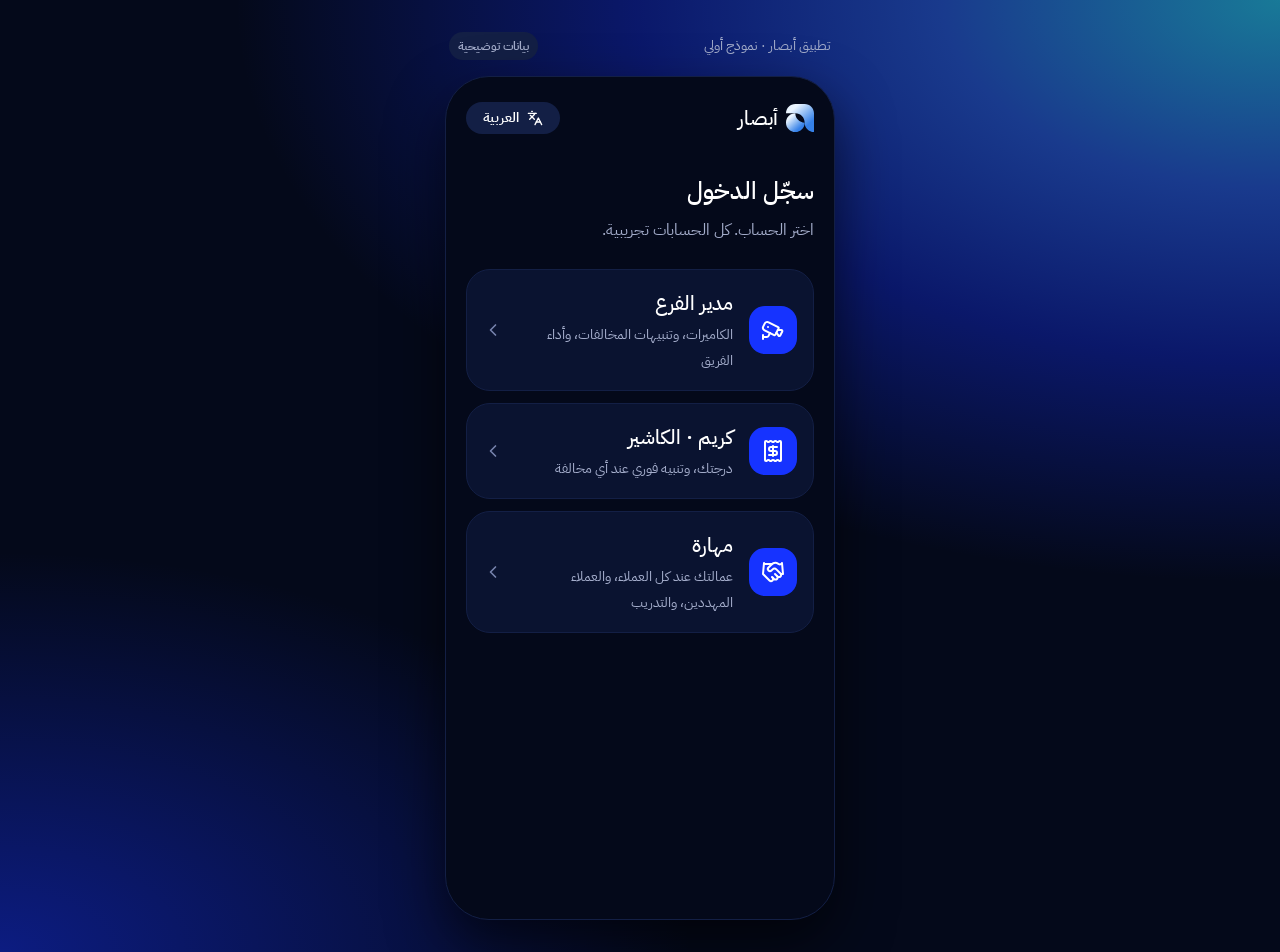
<file: worker.html>
<!doctype html>
<html lang="ar" dir="rtl">
  <head>
    <meta charset="UTF-8" />
    <meta name="viewport" content="width=device-width, initial-scale=1.0, viewport-fit=cover" />
    <meta name="theme-color" content="#04091A" />
    <meta name="description" content="تطبيق أبصار: المدير يرى الكاميرات وتنبيهات المخالفات، والعامل يرى درجته ويصله تنبيه فور أي مخالفة." />
    <link rel="manifest" href="./worker.webmanifest" />
    <link rel="icon" type="image/svg+xml" href="./favicon.svg" />
    <link rel="apple-touch-icon" href="./worker-icon-180.png" />
    <meta name="mobile-web-app-capable" content="yes" />
    <meta name="apple-mobile-web-app-capable" content="yes" />
    <meta name="apple-mobile-web-app-status-bar-style" content="black-translucent" />
    <meta name="apple-mobile-web-app-title" content="أبصار" />
    <link rel="preconnect" href="https://fonts.googleapis.com" />
    <link rel="preconnect" href="https://fonts.gstatic.com" crossorigin />
    <link href="https://fonts.googleapis.com/css2?family=Bricolage+Grotesque:opsz,wght@12..96,400;12..96,500;12..96,600&family=IBM+Plex+Mono:wght@400;500&family=IBM+Plex+Sans+Arabic:wght@400;500;600&display=swap" rel="stylesheet" />
    <title>أبصار</title>
    <script type="module" crossorigin src="./assets/worker-DKs_TiMQ.js"></script>
    <link rel="modulepreload" crossorigin href="./assets/WorkerApp-YJJNhoAx.js">
    <link rel="stylesheet" crossorigin href="./assets/WorkerApp-DaSUllDw.css">
  </head>
  <body>
    <div id="root"></div>
  </body>
</html>
</file>
